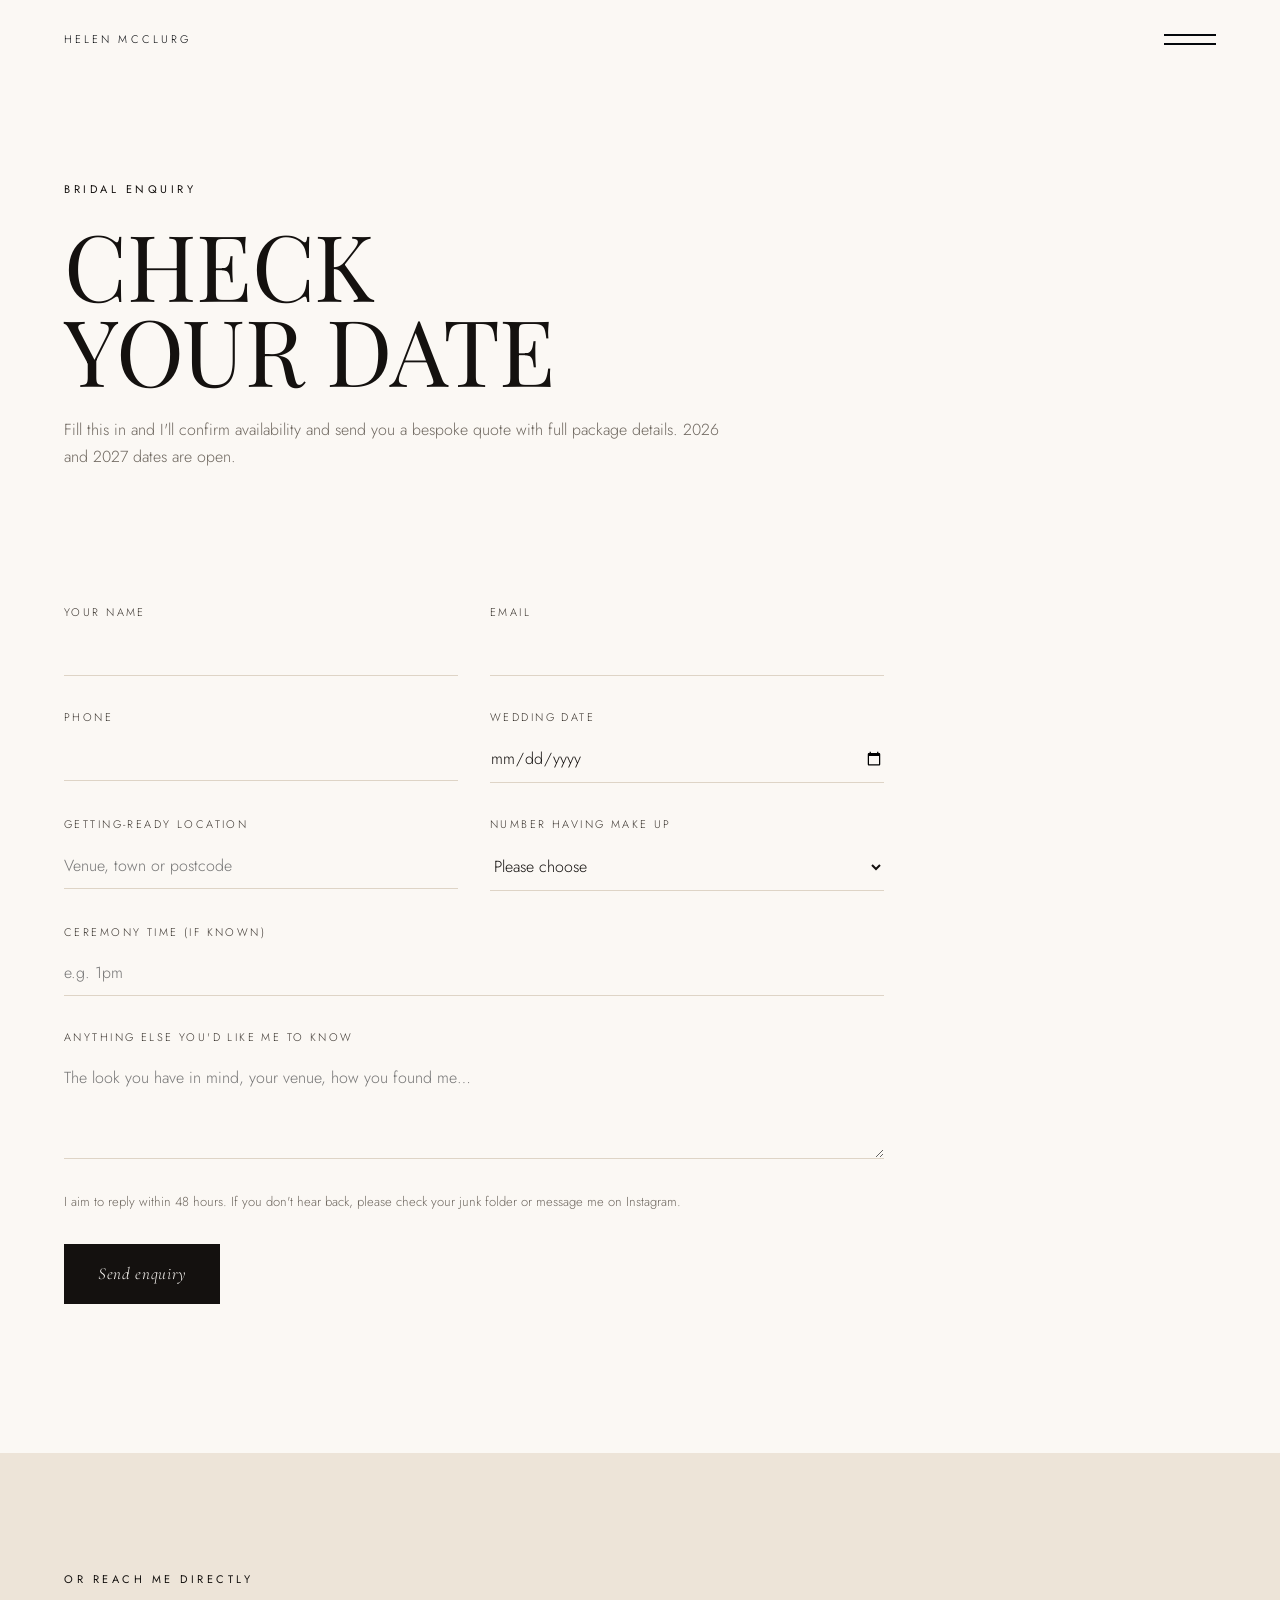
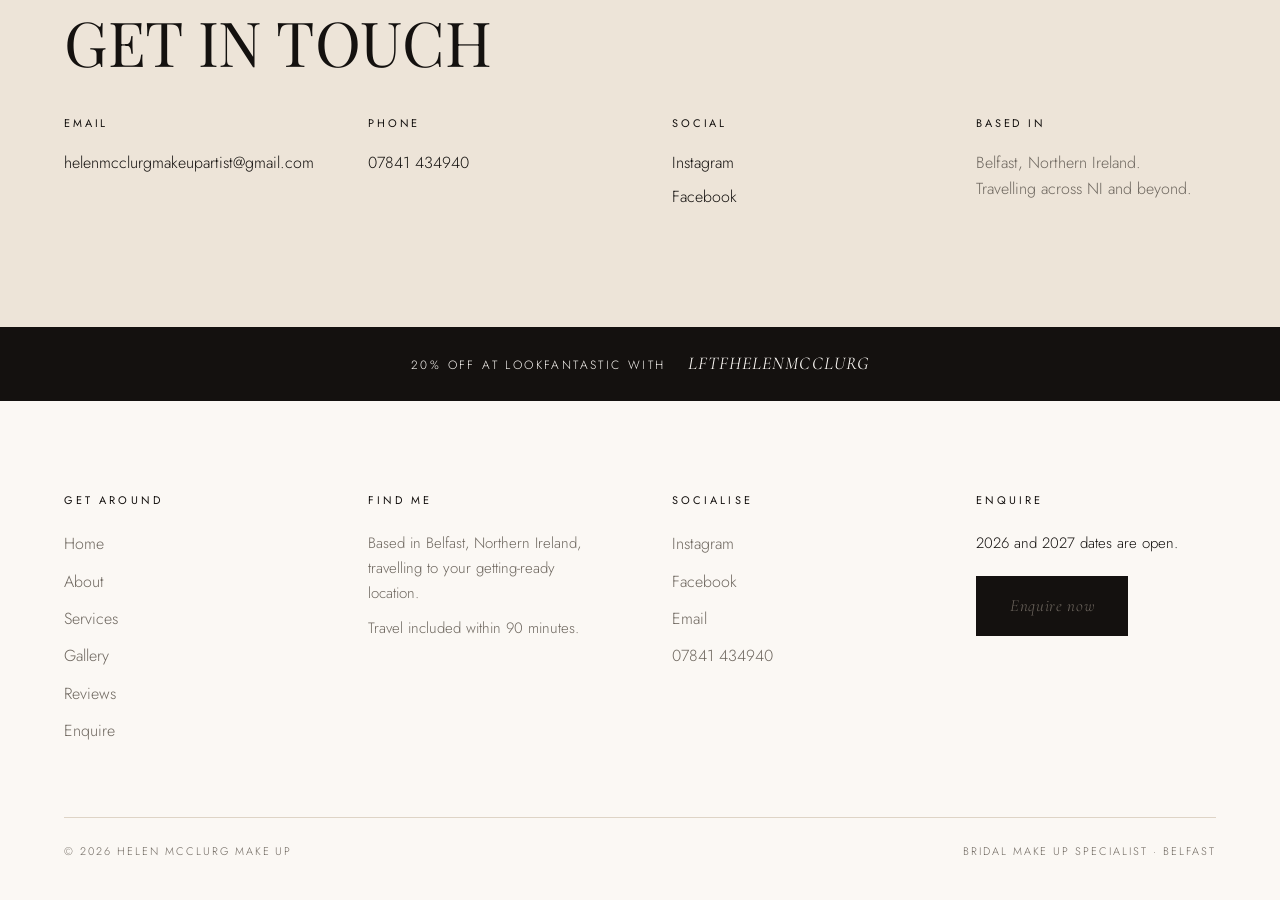
<file: enquire.html>
<!DOCTYPE html>
<html lang="en-GB">
<head>
<meta charset="utf-8">
<meta name="viewport" content="width=device-width, initial-scale=1">
<title>Check Your Wedding Date | Helen McClurg Bridal Make Up</title>
<meta name="description" content="Send your wedding date, getting-ready location and bridal party size for availability and a bespoke quote. Belfast-based, travelling across Northern Ireland.">
<link rel="preconnect" href="https://fonts.googleapis.com">
<link rel="preconnect" href="https://fonts.gstatic.com" crossorigin>
<link href="https://fonts.googleapis.com/css2?family=Cormorant+Garamond:wght@300;400;500&family=Playfair+Display:wght@400;500&family=Jost:wght@200;300;400;500&display=swap" rel="stylesheet">
<link rel="icon" href="favicon.ico" sizes="any">
<link rel="icon" href="favicon.svg" type="image/svg+xml">
<link rel="icon" href="favicon-32.png" type="image/png" sizes="32x32">
<link rel="icon" href="favicon-16.png" type="image/png" sizes="16x16">
<link rel="apple-touch-icon" href="apple-touch-icon.png">
<link rel="manifest" href="site.webmanifest">
<meta name="apple-mobile-web-app-title" content="Helen McClurg Bridal">
<meta name="format-detection" content="telephone=yes">
<link rel="stylesheet" href="assets/styles.css">
<link rel="canonical" href="https://helenmcclurgbridal.co.uk/enquire.html">
<meta property="og:type" content="website">
<meta property="og:site_name" content="Helen McClurg Make Up">
<meta property="og:title" content="Check Your Wedding Date | Helen McClurg Bridal Make Up">
<meta property="og:description" content="Send your wedding date, getting-ready location and bridal party size for availability and a bespoke quote. Belfast-based, travelling across Northern Ireland.">
<meta property="og:url" content="https://helenmcclurgbridal.co.uk/enquire.html">
<meta property="og:image:width" content="1200">
<meta property="og:image:height" content="630">
<meta name="twitter:image" content="https://helenmcclurgbridal.co.uk/images/share-card.jpg">
<meta property="og:image" content="https://helenmcclurgbridal.co.uk/images/share-card.jpg">
<meta property="og:locale" content="en_GB">
<meta name="twitter:card" content="summary_large_image">
<meta name="theme-color" content="#FBF8F4">
<meta name="robots" content="index, follow">
<script type="application/ld+json">{"@context":"https://schema.org","@type":"HealthAndBeautyBusiness","@id":"https://helenmcclurgbridal.co.uk/#business","name":"Helen McClurg Make Up","alternateName":"Helen McClurg Professional Makeup Artist","description":"Bridal make up specialist based in Belfast, Northern Ireland, with 18 years in the beauty industry including 13 years with MAC Cosmetics. Travels to your getting-ready location for the bride and bridal party.","url":"https://helenmcclurgbridal.co.uk/","image":"https://helenmcclurgbridal.co.uk/images/bridal-hero.jpg","telephone":"+44 7841 434940","email":"helenmcclurgmakeupartist@gmail.com","priceRange":"\u00a3\u00a3","address":{"@type":"PostalAddress","addressLocality":"Belfast","addressRegion":"Northern Ireland","addressCountry":"GB"},"areaServed":[{"@type":"AdministrativeArea","name":"Northern Ireland"},{"@type":"City","name":"Belfast"},{"@type":"City","name":"Bangor"},{"@type":"City","name":"Holywood"}],"sameAs":["https://www.instagram.com/helen_mcclurg_makeup","https://www.facebook.com/helenmcclurgmakeupartist"],"knowsAbout":["Bridal makeup","Wedding makeup","Bridal trials","Bridal party makeup","Long-lasting photograph-ready makeup"],"founder":{"@type":"Person","name":"Helen McClurg","jobTitle":"Bridal Make Up Specialist","knowsAbout":["Bridal makeup"],"alumniOf":{"@type":"Organization","name":"MAC Cosmetics"}},"makesOffer":[{"@type":"Offer","itemOffered":{"@type":"Service","name":"Bridal make up","description":"Wedding day make up for the bride, including a bridal trial and travel to your getting-ready location."}},{"@type":"Offer","itemOffered":{"@type":"Service","name":"Bridal party make up","description":"Individual make up looks for bridesmaids, mothers and the wider bridal party."}},{"@type":"Offer","itemOffered":{"@type":"Service","name":"Bridal trial","description":"A pre-wedding trial, usually two to three months before the wedding, to create and refine your bridal look."}}],"aggregateRating":{"@type":"AggregateRating","ratingValue":"5","reviewCount":"8","bestRating":"5"}}</script>
</head>
<body>

<!-- TOP BAR -->
<header class="topbar">
  <button class="burger" id="menuOpen" aria-expanded="false" aria-controls="menu" aria-label="Open menu">
    <i></i><i></i>
  </button>
  <a class="topbar__mark is-shown" id="topMark" href="index.html">Helen McClurg</a>
</header>

<!-- MENU -->
<nav class="menu" id="menu" aria-hidden="true" aria-label="Main">
  <div class="menu__head">
    <a class="menu__logo" href="index.html">Helen<br>McClurg<small>Bridal Make Up</small></a>
    <button class="menu__close" id="menuClose" aria-label="Close menu">
      <svg viewBox="0 0 44 44" aria-hidden="true"><line x1="4" y1="4" x2="40" y2="40"/><line x1="40" y1="4" x2="4" y2="40"/></svg>
    </button>
  </div>
  <div class="menu__nav">
    <a class="menu__item" href="index.html"><span class="menu__num">01.</span><span class="menu__label">Home</span></a>
    <a class="menu__item" href="about.html"><span class="menu__num">02.</span><span class="menu__label">About</span></a>
    <a class="menu__item" href="services.html"><span class="menu__num">03.</span><span class="menu__label">Services</span></a>
    <a class="menu__item" href="gallery.html"><span class="menu__num">04.</span><span class="menu__label">Gallery</span></a>
    <a class="menu__item" href="testimonials.html"><span class="menu__num">05.</span><span class="menu__label">Reviews</span></a>
    <a class="menu__item" href="enquire.html"><span class="menu__num">06.</span><span class="menu__label">Enquire</span></a>
  </div>
  <div class="menu__foot">
    <a href="https://www.instagram.com/helen_mcclurg_makeup" target="_blank" rel="noopener">Instagram</a>
    <a href="https://www.facebook.com/helenmcclurgmakeupartist" target="_blank" rel="noopener">Facebook</a>
    <a href="mailto:helenmcclurgmakeupartist@gmail.com">Email</a>
    <a href="tel:+447841434940">07841 434940</a>
  </div>
</nav>

<main>

  <header class="page-top">
    <p class="eyebrow">Bridal enquiry</p>
    <h1 class="display display--lg">Check<br>your date</h1>
    <p class="page-top__lede">Fill this in and I'll confirm availability and send you a bespoke quote with full package details. 2026 and 2027 dates are open.</p>
  </header>

  <section class="textblock textblock--tight">
    <form class="form" id="enquiryForm" novalidate>
      <div class="field">
        <label for="f-name">Your name</label>
        <input id="f-name" name="name" type="text" autocomplete="name" required>
      </div>
      <div class="field">
        <label for="f-email">Email</label>
        <input id="f-email" name="email" type="email" autocomplete="email" required>
      </div>
      <div class="field">
        <label for="f-phone">Phone</label>
        <input id="f-phone" name="phone" type="tel" autocomplete="tel">
      </div>
      <div class="field">
        <label for="f-date">Wedding date</label>
        <input id="f-date" name="date" type="date" required>
      </div>
      <div class="field">
        <label for="f-location">Getting-ready location</label>
        <input id="f-location" name="location" type="text" placeholder="Venue, town or postcode" required>
      </div>
      <div class="field">
        <label for="f-party">Number having make up</label>
        <select id="f-party" name="party" required>
          <option value="">Please choose</option>
          <option>Bride only</option>
          <option>Bride + 1&ndash;2</option>
          <option>Bride + 3&ndash;4</option>
          <option>Bride + 5&ndash;6</option>
          <option>Bride + 7 or more</option>
        </select>
      </div>
      <div class="field field--wide">
        <label for="f-ceremony">Ceremony time (if known)</label>
        <input id="f-ceremony" name="ceremony" type="text" placeholder="e.g. 1pm">
      </div>
      <div class="field field--wide">
        <label for="f-message">Anything else you'd like me to know</label>
        <textarea id="f-message" name="message" placeholder="The look you have in mind, your venue, how you found me&hellip;"></textarea>
      </div>
      <p class="form__note">I aim to reply within 48 hours. If you don't hear back, please check your junk folder or message me on Instagram.</p>
      <button class="btn form__submit" type="submit">Send enquiry</button>
      <p class="form__status" id="formStatus" role="status"></p>
    </form>
  </section>

  <section class="textblock textblock--oat reveal">
    <p class="eyebrow">Or reach me directly</p>
    <h2 class="display display--md">Get in touch</h2>
    <div class="footer__grid" style="margin-top:44px">
      <div>
        <h5 class="mini-head">Email</h5>
        <p style="margin:0"><a href="mailto:helenmcclurgmakeupartist@gmail.com" style="text-decoration:none">helenmcclurgmakeupartist@gmail.com</a></p>
      </div>
      <div>
        <h5 class="mini-head">Phone</h5>
        <p style="margin:0"><a href="tel:+447841434940" style="text-decoration:none">07841 434940</a></p>
      </div>
      <div>
        <h5 class="mini-head">Social</h5>
        <p style="margin:0 0 8px"><a href="https://www.instagram.com/helen_mcclurg_makeup" target="_blank" rel="noopener" style="text-decoration:none">Instagram</a></p>
        <p style="margin:0"><a href="https://www.facebook.com/helenmcclurgmakeupartist" target="_blank" rel="noopener" style="text-decoration:none">Facebook</a></p>
      </div>
      <div>
        <h5 class="mini-head">Based in</h5>
        <p style="margin:0;color:var(--stone)">Belfast, Northern Ireland.<br>Travelling across NI and beyond.</p>
      </div>
    </div>
  </section>
</main>

<aside class="promo">
  <span>20% off at LookFantastic with</span>
  <b>LFTFHELENMCCLURG</b>
</aside>

<footer class="footer">
  <div class="footer__grid">
    <div>
      <h5>Get around</h5>
      <ul>
        <li><a href="index.html">Home</a></li>
        <li><a href="about.html">About</a></li>
        <li><a href="services.html">Services</a></li>
        <li><a href="gallery.html">Gallery</a></li>
        <li><a href="testimonials.html">Reviews</a></li>
        <li><a href="enquire.html">Enquire</a></li>
      </ul>
    </div>
    <div>
      <h5>Find me</h5>
      <p>Based in Belfast, Northern Ireland, travelling to your getting-ready location.</p>
      <p>Travel included within 90 minutes.</p>
    </div>
    <div>
      <h5>Socialise</h5>
      <ul>
        <li><a href="https://www.instagram.com/helen_mcclurg_makeup" target="_blank" rel="noopener">Instagram</a></li>
        <li><a href="https://www.facebook.com/helenmcclurgmakeupartist" target="_blank" rel="noopener">Facebook</a></li>
        <li><a href="mailto:helenmcclurgmakeupartist@gmail.com">Email</a></li>
        <li><a href="tel:+447841434940">07841 434940</a></li>
      </ul>
    </div>
    <div class="footer__enquire">
      <h5>Enquire</h5>
      <p>2026 and 2027 dates are open.</p>
      <a class="btn" href="enquire.html">Enquire now</a>
    </div>
  </div>
  <div class="footer__base">
    <span>&copy; <span id="year"></span> Helen McClurg Make Up</span>
    <span>Bridal Make Up Specialist &middot; Belfast</span>
  </div>
</footer>

<script src="assets/content.js"></script>
<script src="assets/site.js"></script>
</body>
</html>
</file>
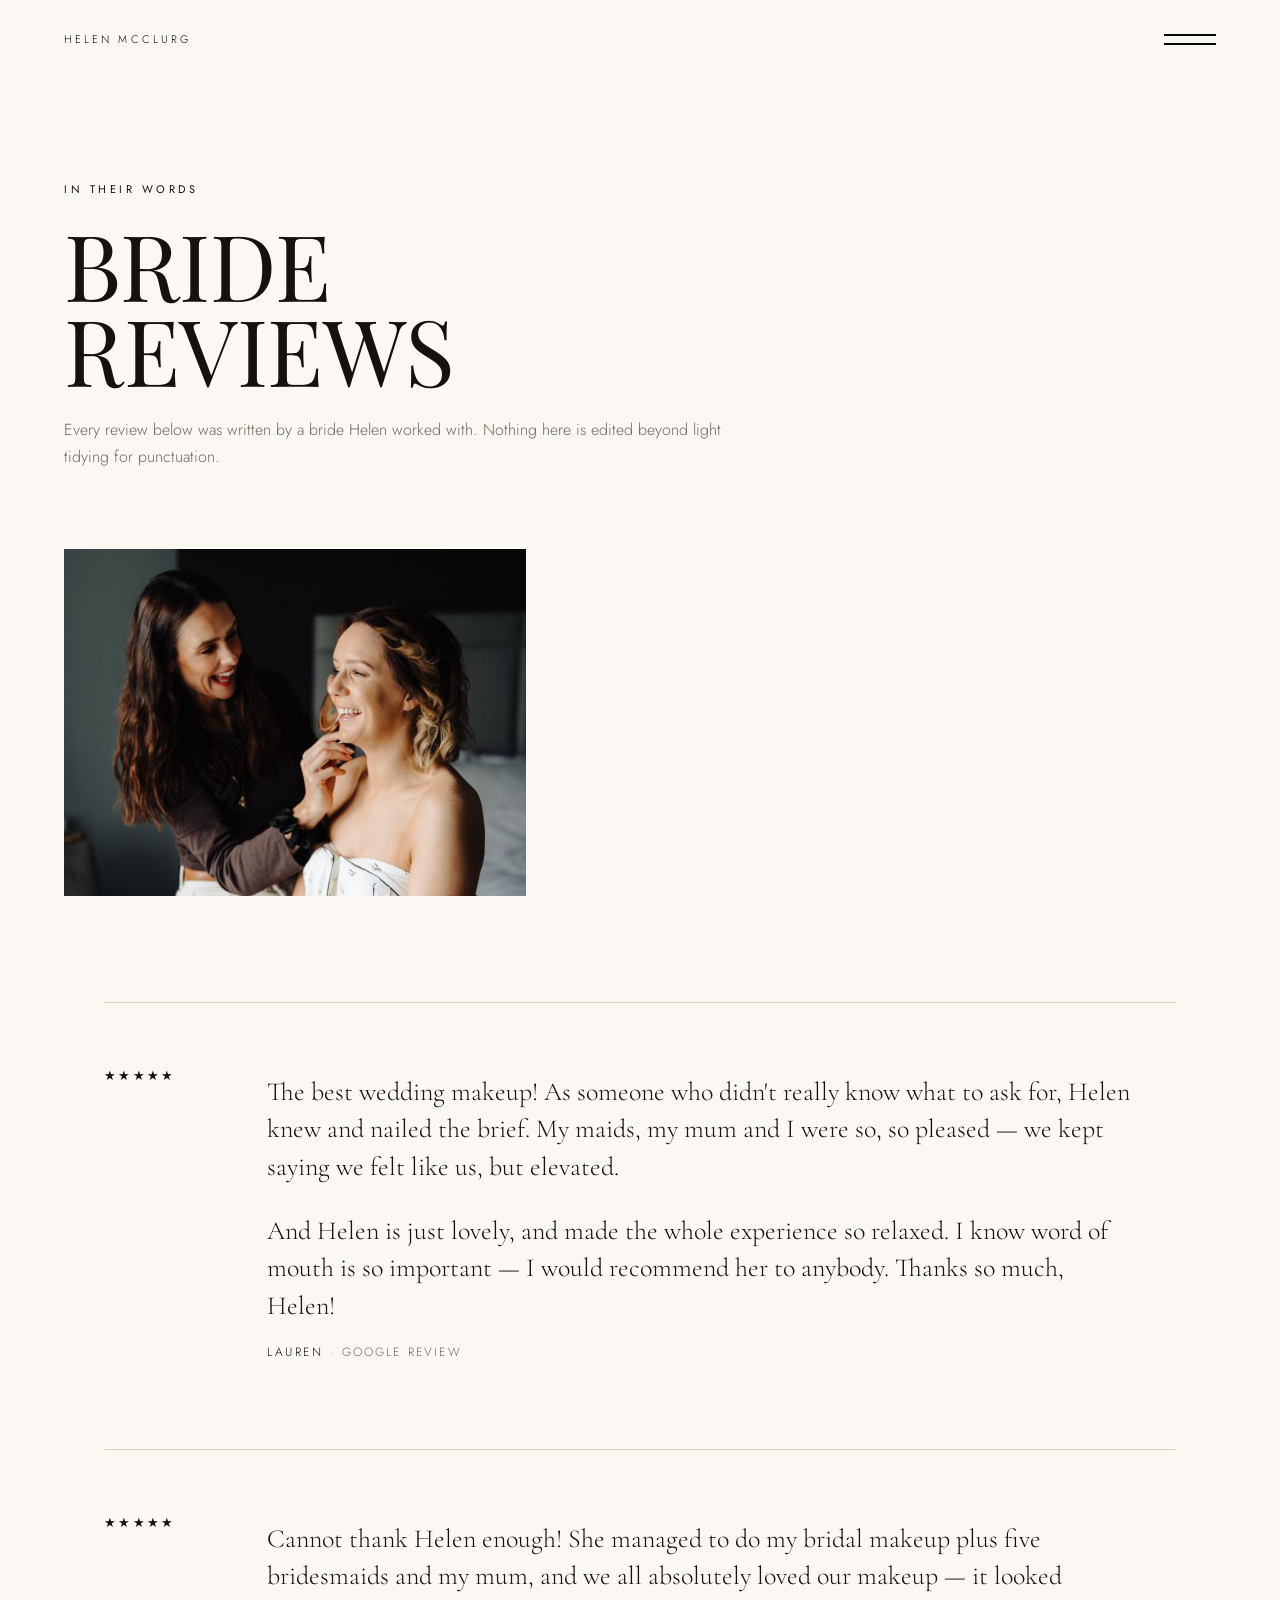
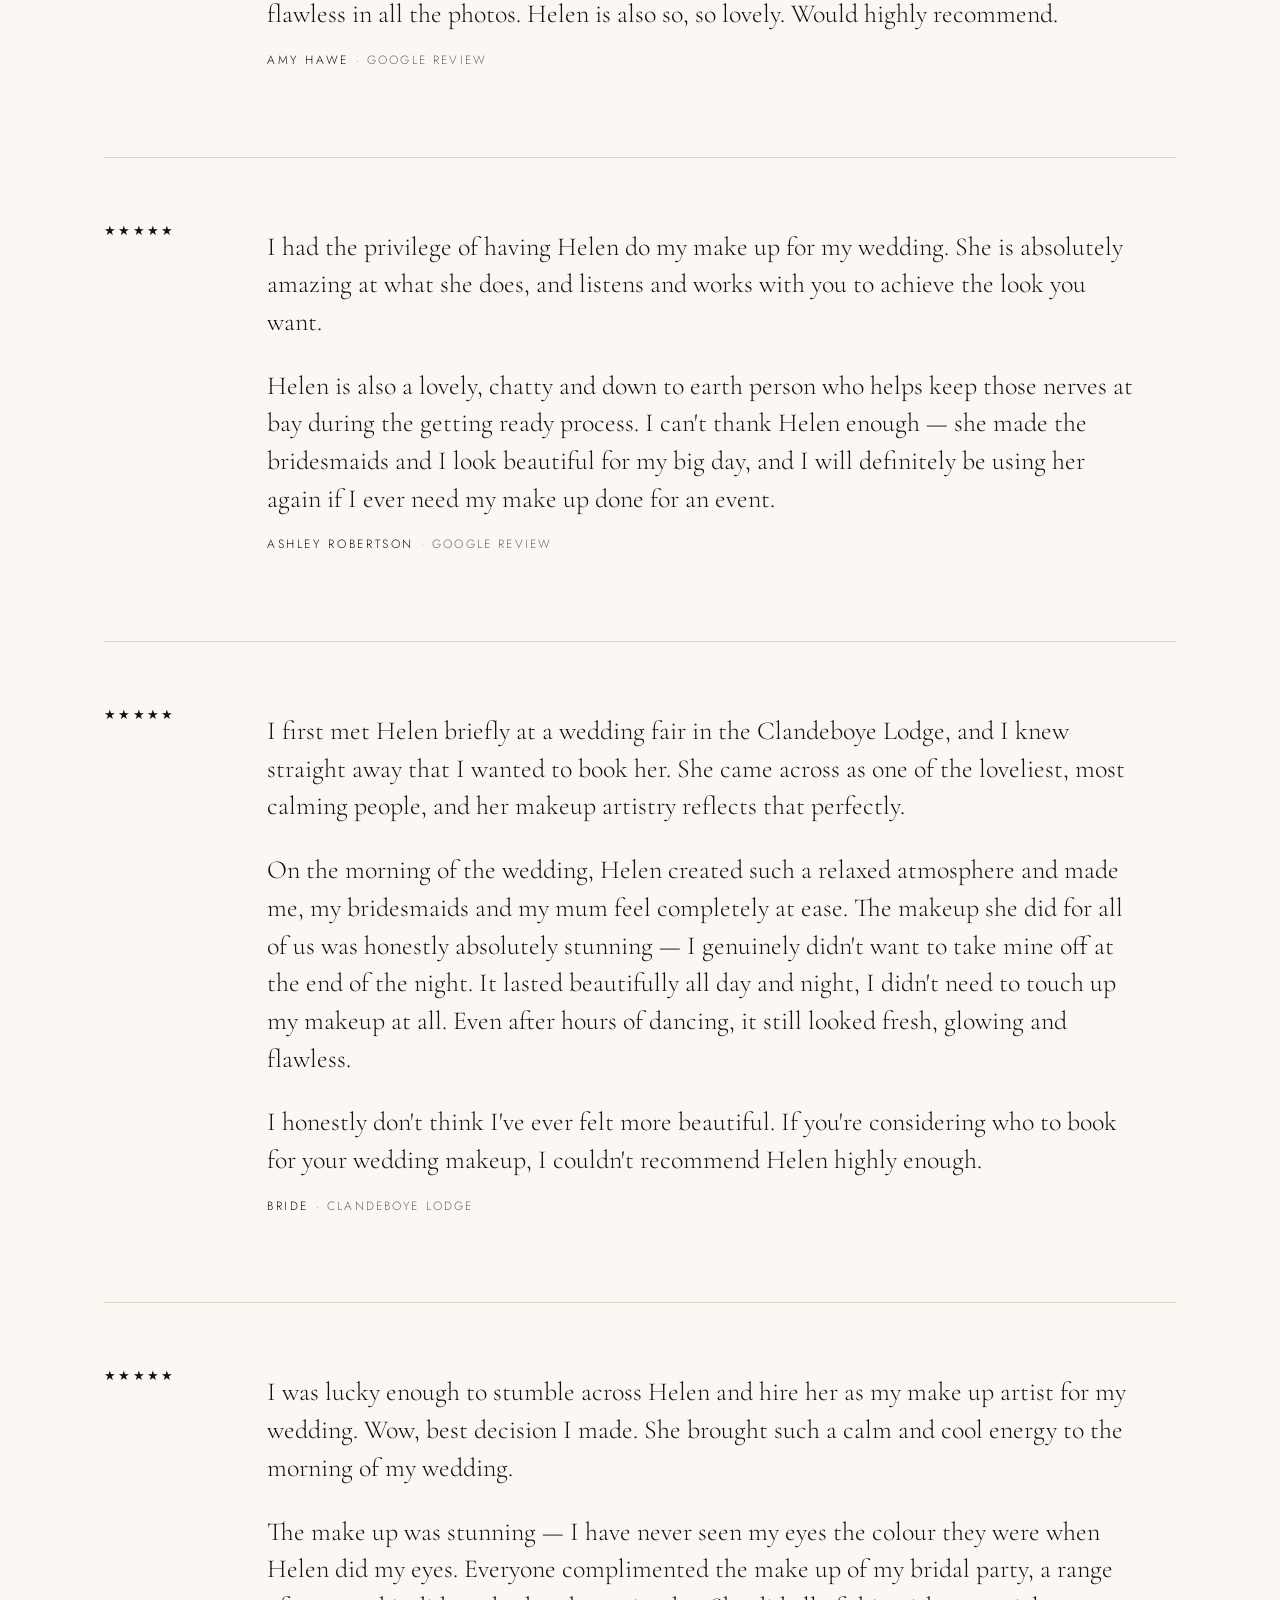
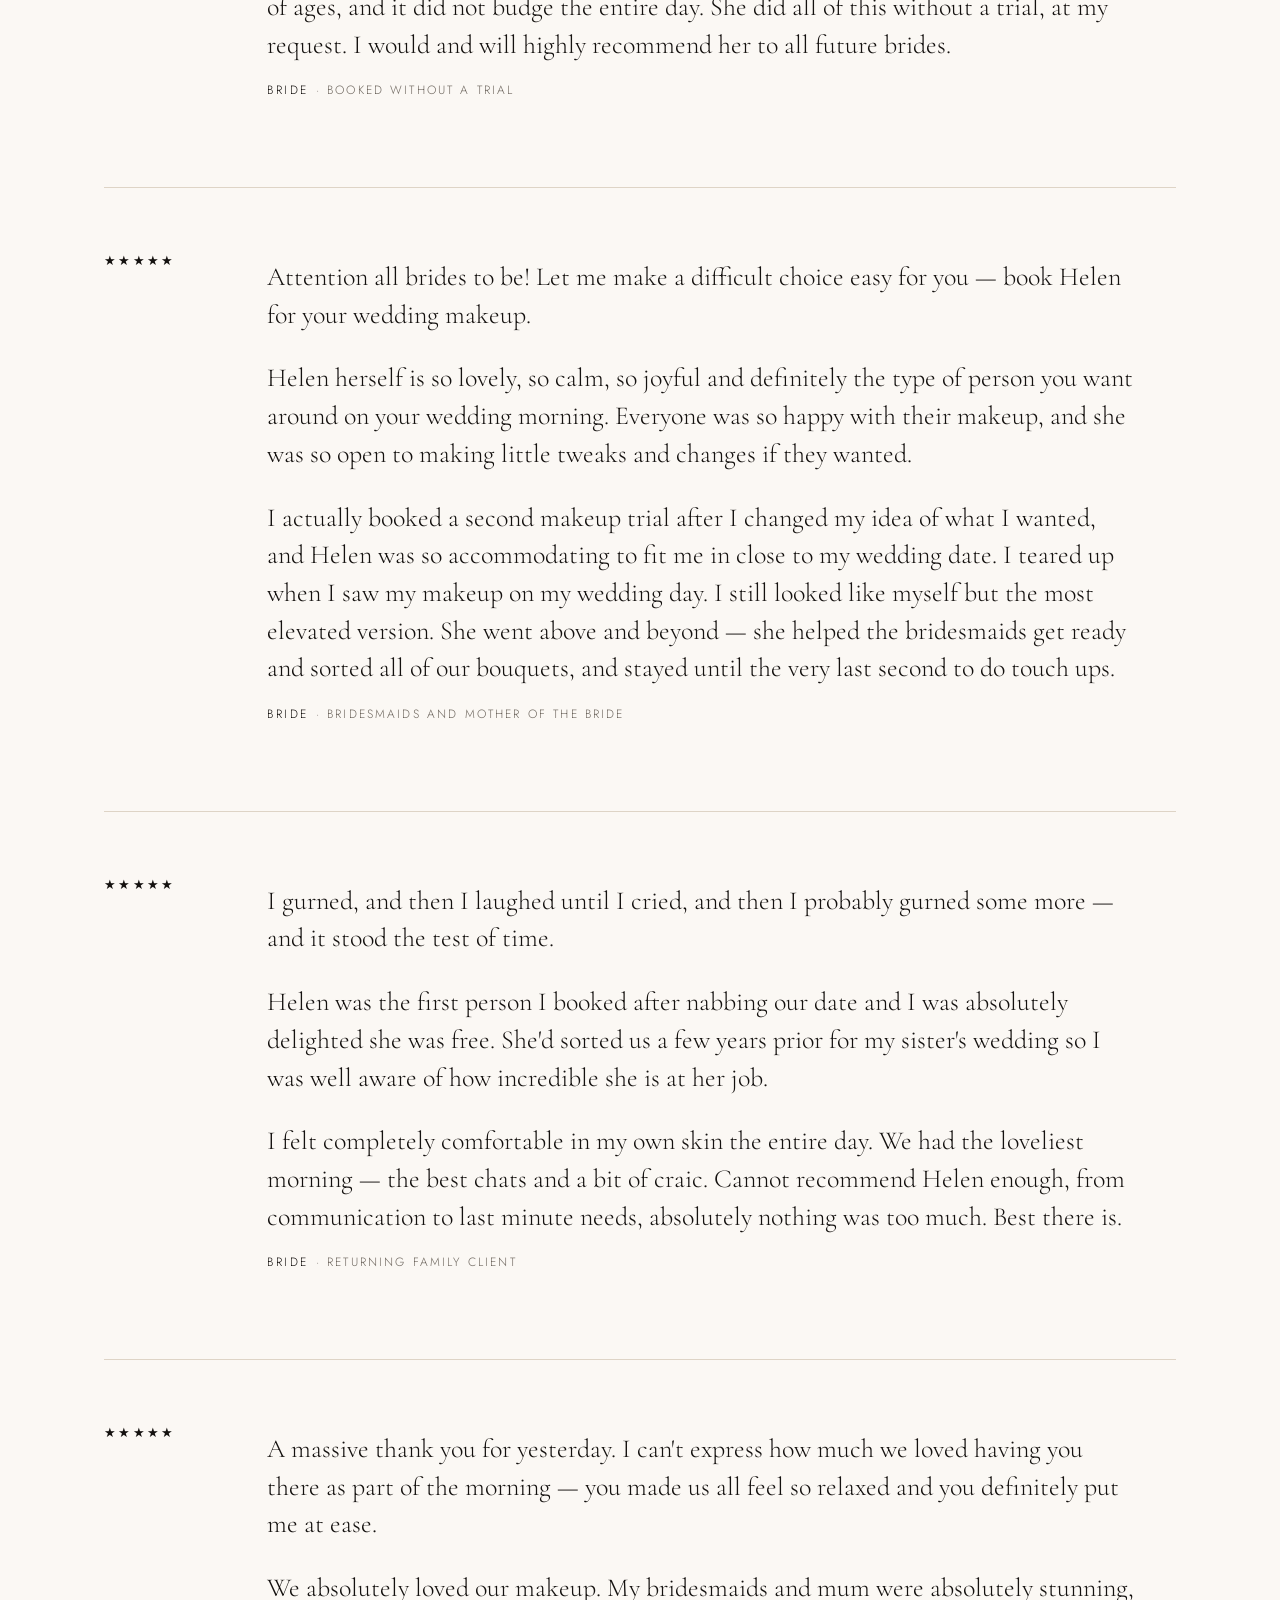
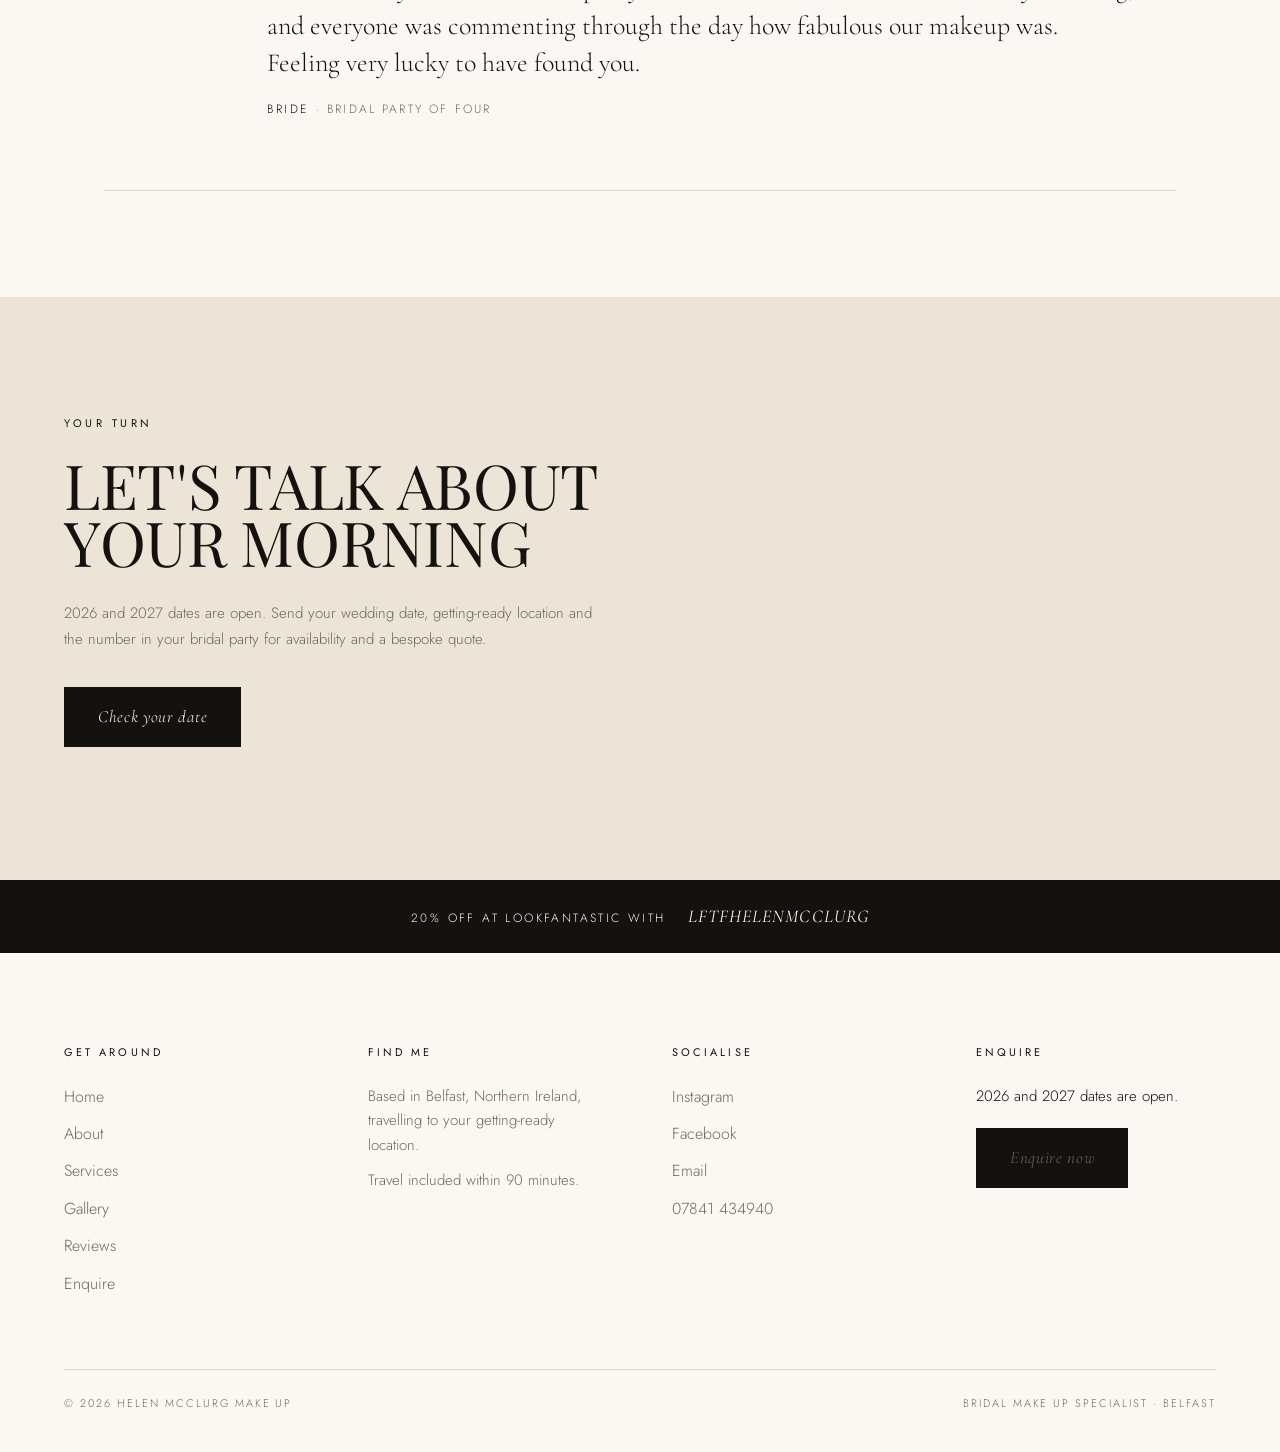
<file: HMBtestimonials.html>
<!DOCTYPE html>
<html lang="en-GB">
<head>
<meta charset="utf-8">
<meta name="viewport" content="width=device-width, initial-scale=1">
<title>Bride Reviews | Helen McClurg Bridal Make Up, Belfast</title>
<meta name="description" content="What Helen McClurg’s brides say about their wedding morning: calm, long-lasting, photograph-ready bridal makeup across Northern Ireland.">
<link rel="preconnect" href="https://fonts.googleapis.com">
<link rel="preconnect" href="https://fonts.gstatic.com" crossorigin>
<link href="https://fonts.googleapis.com/css2?family=Cormorant+Garamond:wght@300;400;500&family=Playfair+Display:wght@400;500&family=Jost:wght@200;300;400;500&display=swap" rel="stylesheet">
<link rel="icon" href="favicon.ico" sizes="any">
<link rel="icon" href="favicon.svg" type="image/svg+xml">
<link rel="icon" href="favicon-32.png" type="image/png" sizes="32x32">
<link rel="icon" href="favicon-16.png" type="image/png" sizes="16x16">
<link rel="apple-touch-icon" href="apple-touch-icon.png">
<link rel="manifest" href="site.webmanifest">
<meta name="apple-mobile-web-app-title" content="Helen McClurg Bridal">
<meta name="format-detection" content="telephone=yes">
<link rel="stylesheet" href="assets/styles.css">
<link rel="canonical" href="https://helenmcclurgbridal.co.uk/testimonials.html">
<meta property="og:type" content="website">
<meta property="og:site_name" content="Helen McClurg Make Up">
<meta property="og:title" content="Bride Reviews | Helen McClurg Bridal Make Up, Belfast">
<meta property="og:description" content="What Helen McClurg’s brides say about their wedding morning: calm, long-lasting, photograph-ready bridal makeup across Northern Ireland.">
<meta property="og:url" content="https://helenmcclurgbridal.co.uk/testimonials.html">
<meta property="og:image:width" content="1200">
<meta property="og:image:height" content="630">
<meta name="twitter:image" content="https://helenmcclurgbridal.co.uk/images/share-card.jpg">
<meta property="og:image" content="https://helenmcclurgbridal.co.uk/images/share-card.jpg">
<meta property="og:locale" content="en_GB">
<meta name="twitter:card" content="summary_large_image">
<meta name="theme-color" content="#FBF8F4">
<meta name="robots" content="index, follow">
<script type="application/ld+json">{"@context":"https://schema.org","@type":"HealthAndBeautyBusiness","@id":"https://helenmcclurgbridal.co.uk/#business","name":"Helen McClurg Make Up","alternateName":"Helen McClurg Professional Makeup Artist","description":"Bridal make up specialist based in Belfast, Northern Ireland, with 18 years in the beauty industry including 13 years with MAC Cosmetics. Travels to your getting-ready location for the bride and bridal party.","url":"https://helenmcclurgbridal.co.uk/","image":"https://helenmcclurgbridal.co.uk/images/bridal-hero.jpg","telephone":"+44 7841 434940","email":"helenmcclurgmakeupartist@gmail.com","priceRange":"\u00a3\u00a3","address":{"@type":"PostalAddress","addressLocality":"Belfast","addressRegion":"Northern Ireland","addressCountry":"GB"},"areaServed":[{"@type":"AdministrativeArea","name":"Northern Ireland"},{"@type":"City","name":"Belfast"},{"@type":"City","name":"Bangor"},{"@type":"City","name":"Holywood"}],"sameAs":["https://www.instagram.com/helen_mcclurg_makeup","https://www.facebook.com/helenmcclurgmakeupartist"],"knowsAbout":["Bridal makeup","Wedding makeup","Bridal trials","Bridal party makeup","Long-lasting photograph-ready makeup"],"founder":{"@type":"Person","name":"Helen McClurg","jobTitle":"Bridal Make Up Specialist","knowsAbout":["Bridal makeup"],"alumniOf":{"@type":"Organization","name":"MAC Cosmetics"}},"makesOffer":[{"@type":"Offer","itemOffered":{"@type":"Service","name":"Bridal make up","description":"Wedding day make up for the bride, including a bridal trial and travel to your getting-ready location."}},{"@type":"Offer","itemOffered":{"@type":"Service","name":"Bridal party make up","description":"Individual make up looks for bridesmaids, mothers and the wider bridal party."}},{"@type":"Offer","itemOffered":{"@type":"Service","name":"Bridal trial","description":"A pre-wedding trial, usually two to three months before the wedding, to create and refine your bridal look."}}],"aggregateRating":{"@type":"AggregateRating","ratingValue":"5","reviewCount":"8","bestRating":"5"}}</script>
<script type="application/ld+json">{"@context":"https://schema.org","@type":"HealthAndBeautyBusiness","name":"Helen McClurg Make Up","@id":"https://helenmcclurgbridal.co.uk/#business","aggregateRating":{"@type":"AggregateRating","ratingValue":"5","reviewCount":"8","bestRating":"5"}}</script>
</head>
<body>

<!-- TOP BAR -->
<header class="topbar">
  <button class="burger" id="menuOpen" aria-expanded="false" aria-controls="menu" aria-label="Open menu">
    <i></i><i></i>
  </button>
  <a class="topbar__mark is-shown" id="topMark" href="index.html">Helen McClurg</a>
</header>

<!-- MENU -->
<nav class="menu" id="menu" aria-hidden="true" aria-label="Main">
  <div class="menu__head">
    <a class="menu__logo" href="index.html">Helen<br>McClurg<small>Bridal Make Up</small></a>
    <button class="menu__close" id="menuClose" aria-label="Close menu">
      <svg viewBox="0 0 44 44" aria-hidden="true"><line x1="4" y1="4" x2="40" y2="40"/><line x1="40" y1="4" x2="4" y2="40"/></svg>
    </button>
  </div>
  <div class="menu__nav">
    <a class="menu__item" href="index.html"><span class="menu__num">01.</span><span class="menu__label">Home</span></a>
    <a class="menu__item" href="about.html"><span class="menu__num">02.</span><span class="menu__label">About</span></a>
    <a class="menu__item" href="services.html"><span class="menu__num">03.</span><span class="menu__label">Services</span></a>
    <a class="menu__item" href="gallery.html"><span class="menu__num">04.</span><span class="menu__label">Gallery</span></a>
    <a class="menu__item" href="testimonials.html"><span class="menu__num">05.</span><span class="menu__label">Reviews</span></a>
    <a class="menu__item" href="enquire.html"><span class="menu__num">06.</span><span class="menu__label">Enquire</span></a>
  </div>
  <div class="menu__foot">
    <a href="https://www.instagram.com/helen_mcclurg_makeup" target="_blank" rel="noopener">Instagram</a>
    <a href="https://www.facebook.com/helenmcclurgmakeupartist" target="_blank" rel="noopener">Facebook</a>
    <a href="mailto:helenmcclurgmakeupartist@gmail.com">Email</a>
    <a href="tel:+447841434940">07841 434940</a>
  </div>
</nav>

<main>
  <header class="page-top">
    <p class="eyebrow">In their words</p>
    <h1 class="display display--lg">Bride<br>Reviews</h1>
    <p class="page-top__lede">Every review below was written by a bride Helen worked with. Nothing here is edited beyond light tidying for punctuation.</p>
  </header>

  <section class="stagger stagger--tight">
    <div class="stagger__grid">
      <div data-slot="quotes-01" data-ratio="4/3"></div>
    </div>
  </section>

  <section class="quotes reveal" id="quotes"></section>

  <section class="textblock textblock--oat reveal">
    <p class="eyebrow">Your turn</p>
    <h2 class="display display--md" style="max-width:16ch">Let's talk about<br>your morning</h2>
    <div class="body-copy" style="margin-top:30px">
      <p>2026 and 2027 dates are open. Send your wedding date, getting-ready location and the number in your bridal party for availability and a bespoke quote.</p>
    </div>
    <p style="margin-top:34px"><a class="btn" href="enquire.html">Check your date</a></p>
  </section>
</main>

<aside class="promo">
  <span>20% off at LookFantastic with</span>
  <b>LFTFHELENMCCLURG</b>
</aside>

<footer class="footer">
  <div class="footer__grid">
    <div>
      <h5>Get around</h5>
      <ul>
        <li><a href="index.html">Home</a></li>
        <li><a href="about.html">About</a></li>
        <li><a href="services.html">Services</a></li>
        <li><a href="gallery.html">Gallery</a></li>
        <li><a href="testimonials.html">Reviews</a></li>
        <li><a href="enquire.html">Enquire</a></li>
      </ul>
    </div>
    <div>
      <h5>Find me</h5>
      <p>Based in Belfast, Northern Ireland, travelling to your getting-ready location.</p>
      <p>Travel included within 90 minutes.</p>
    </div>
    <div>
      <h5>Socialise</h5>
      <ul>
        <li><a href="https://www.instagram.com/helen_mcclurg_makeup" target="_blank" rel="noopener">Instagram</a></li>
        <li><a href="https://www.facebook.com/helenmcclurgmakeupartist" target="_blank" rel="noopener">Facebook</a></li>
        <li><a href="mailto:helenmcclurgmakeupartist@gmail.com">Email</a></li>
        <li><a href="tel:+447841434940">07841 434940</a></li>
      </ul>
    </div>
    <div class="footer__enquire">
      <h5>Enquire</h5>
      <p>2026 and 2027 dates are open.</p>
      <a class="btn" href="enquire.html">Enquire now</a>
    </div>
  </div>
  <div class="footer__base">
    <span>&copy; <span id="year"></span> Helen McClurg Make Up</span>
    <span>Bridal Make Up Specialist &middot; Belfast</span>
  </div>
</footer>

<script src="assets/content.js"></script>
<script src="assets/site.js"></script>
</body>
</html>
</file>
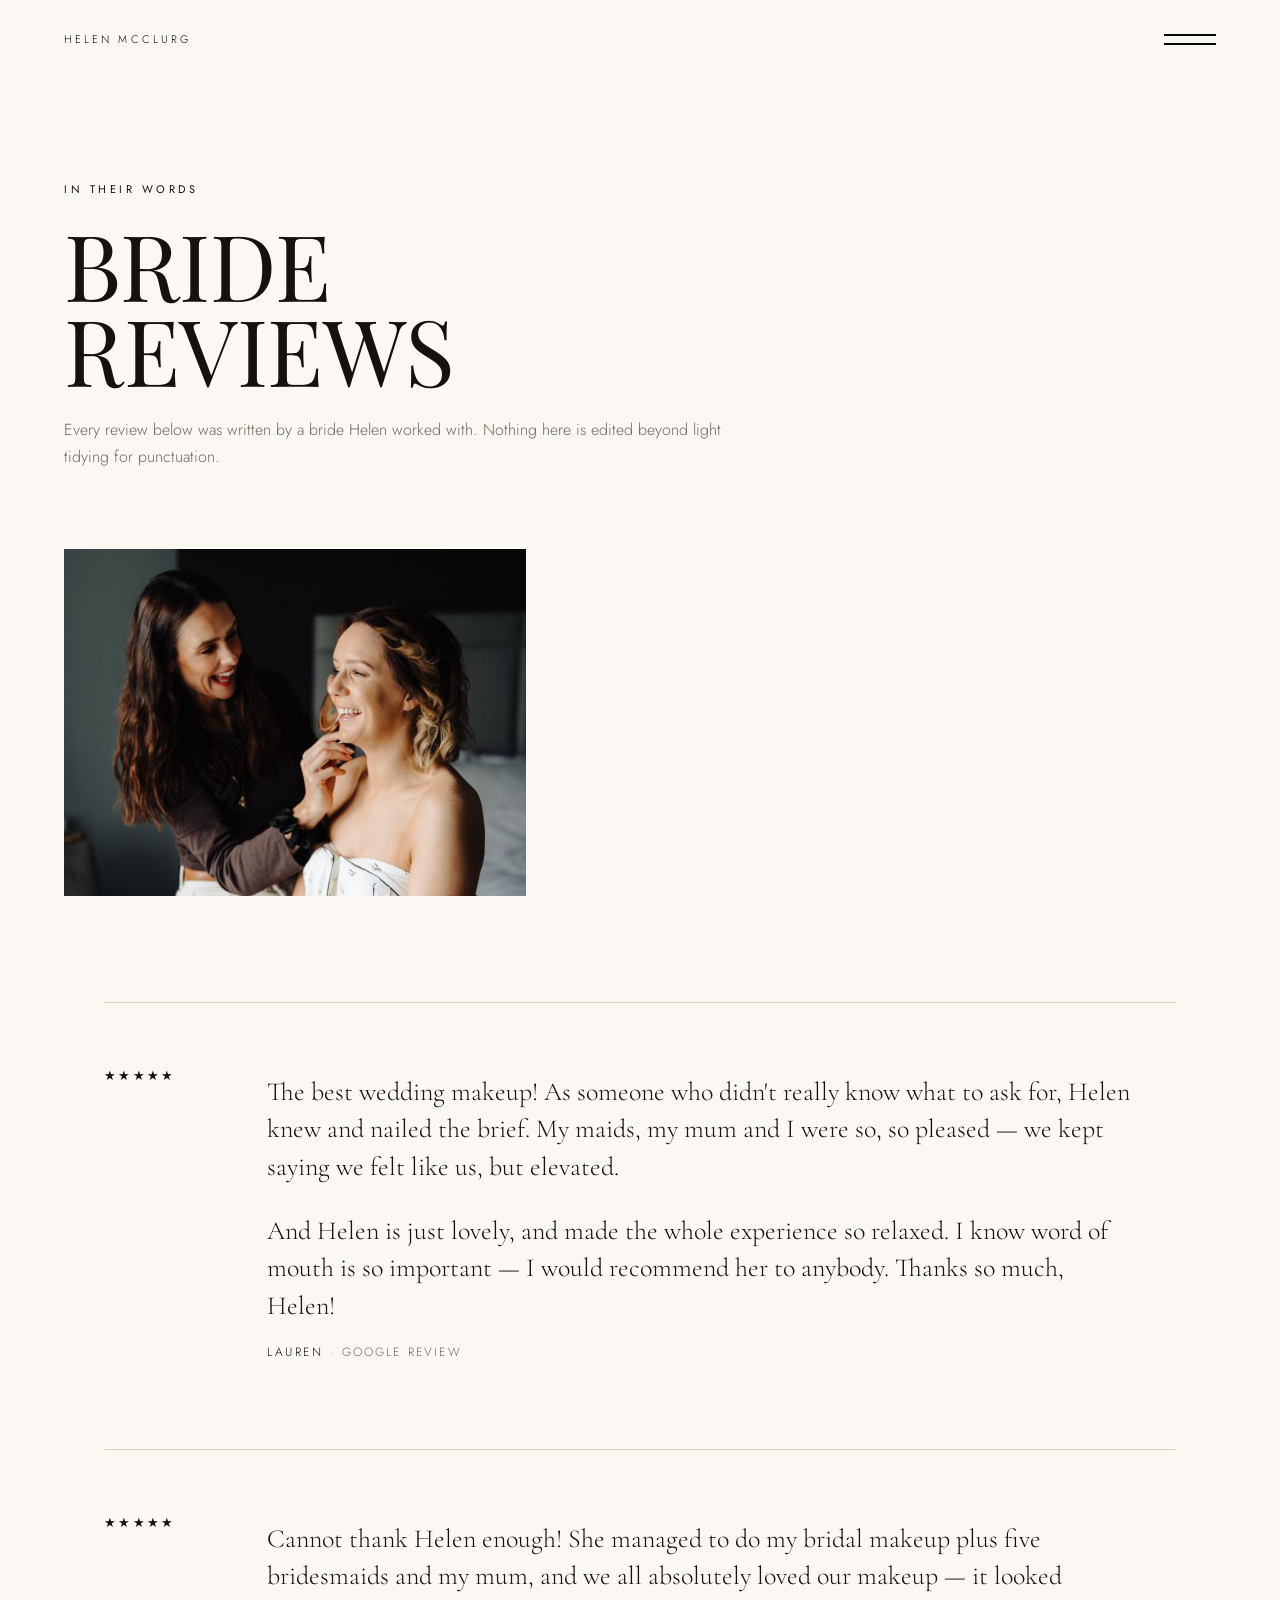
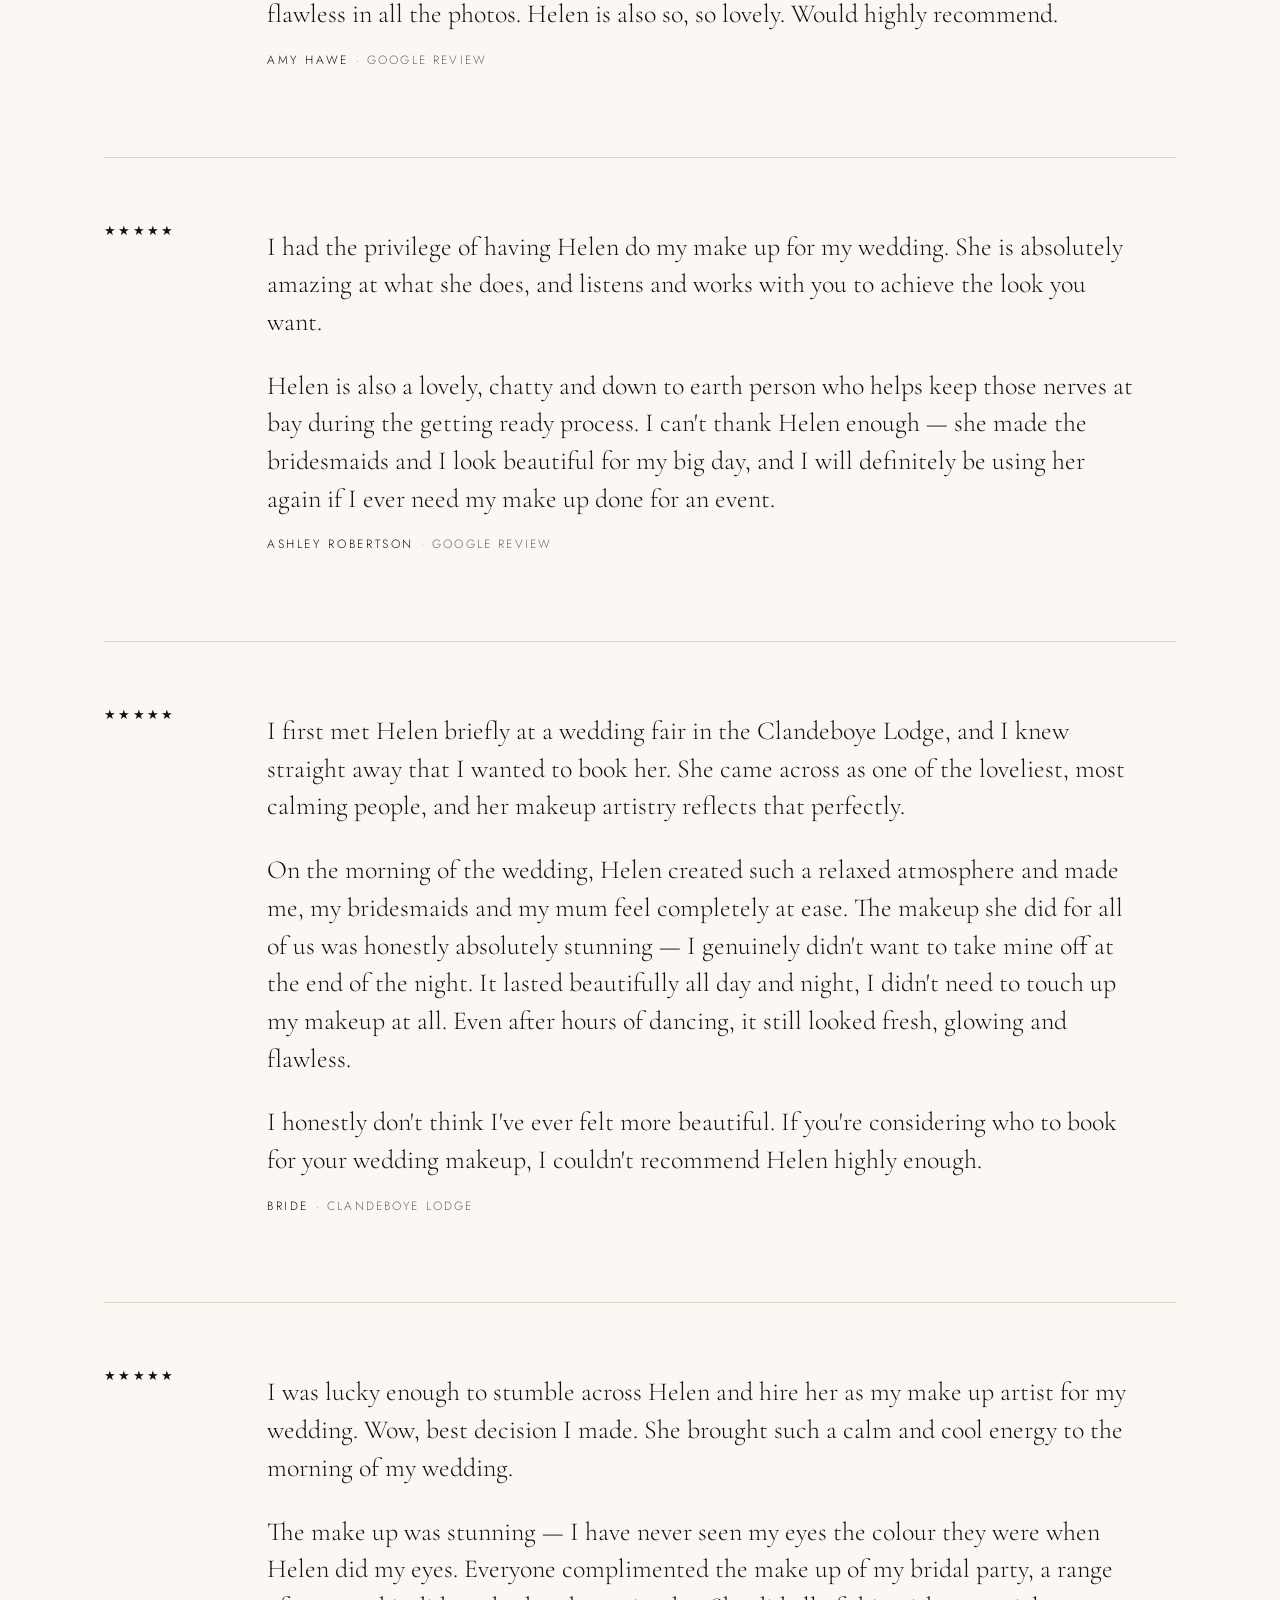
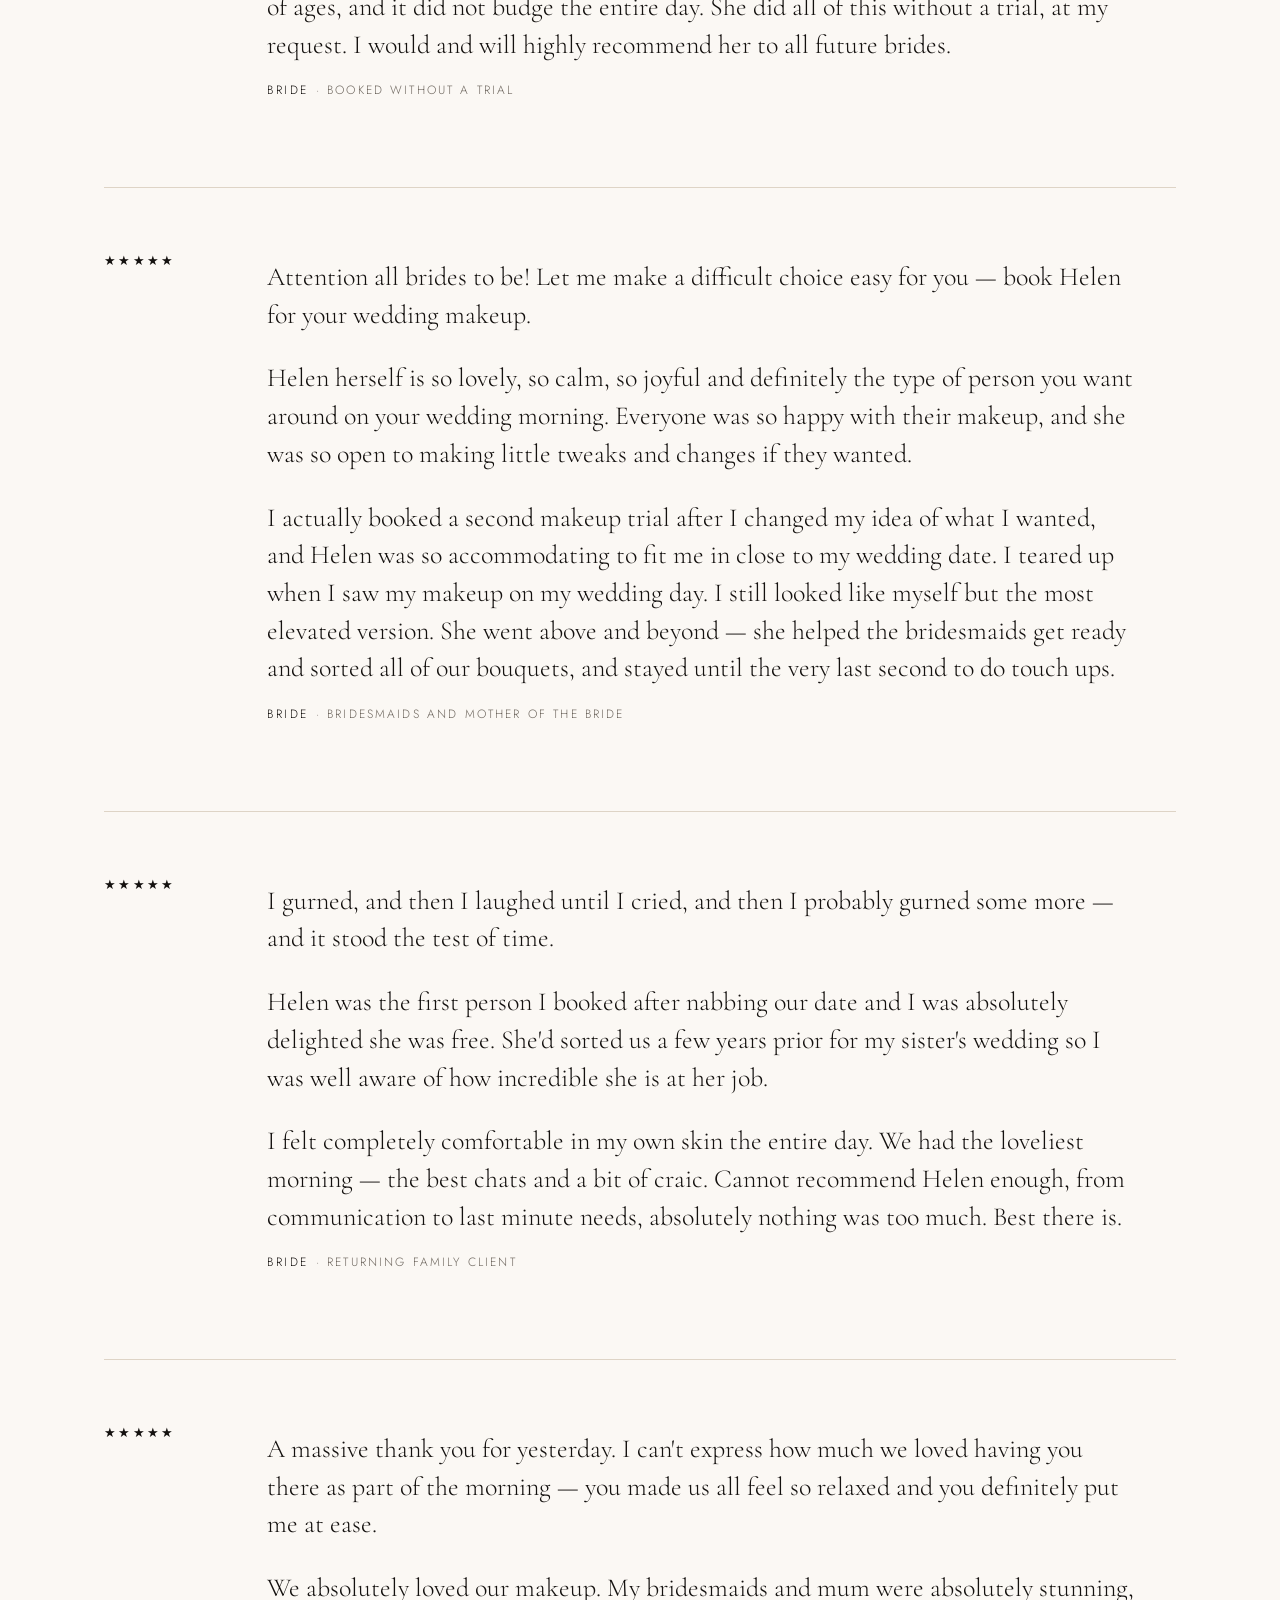
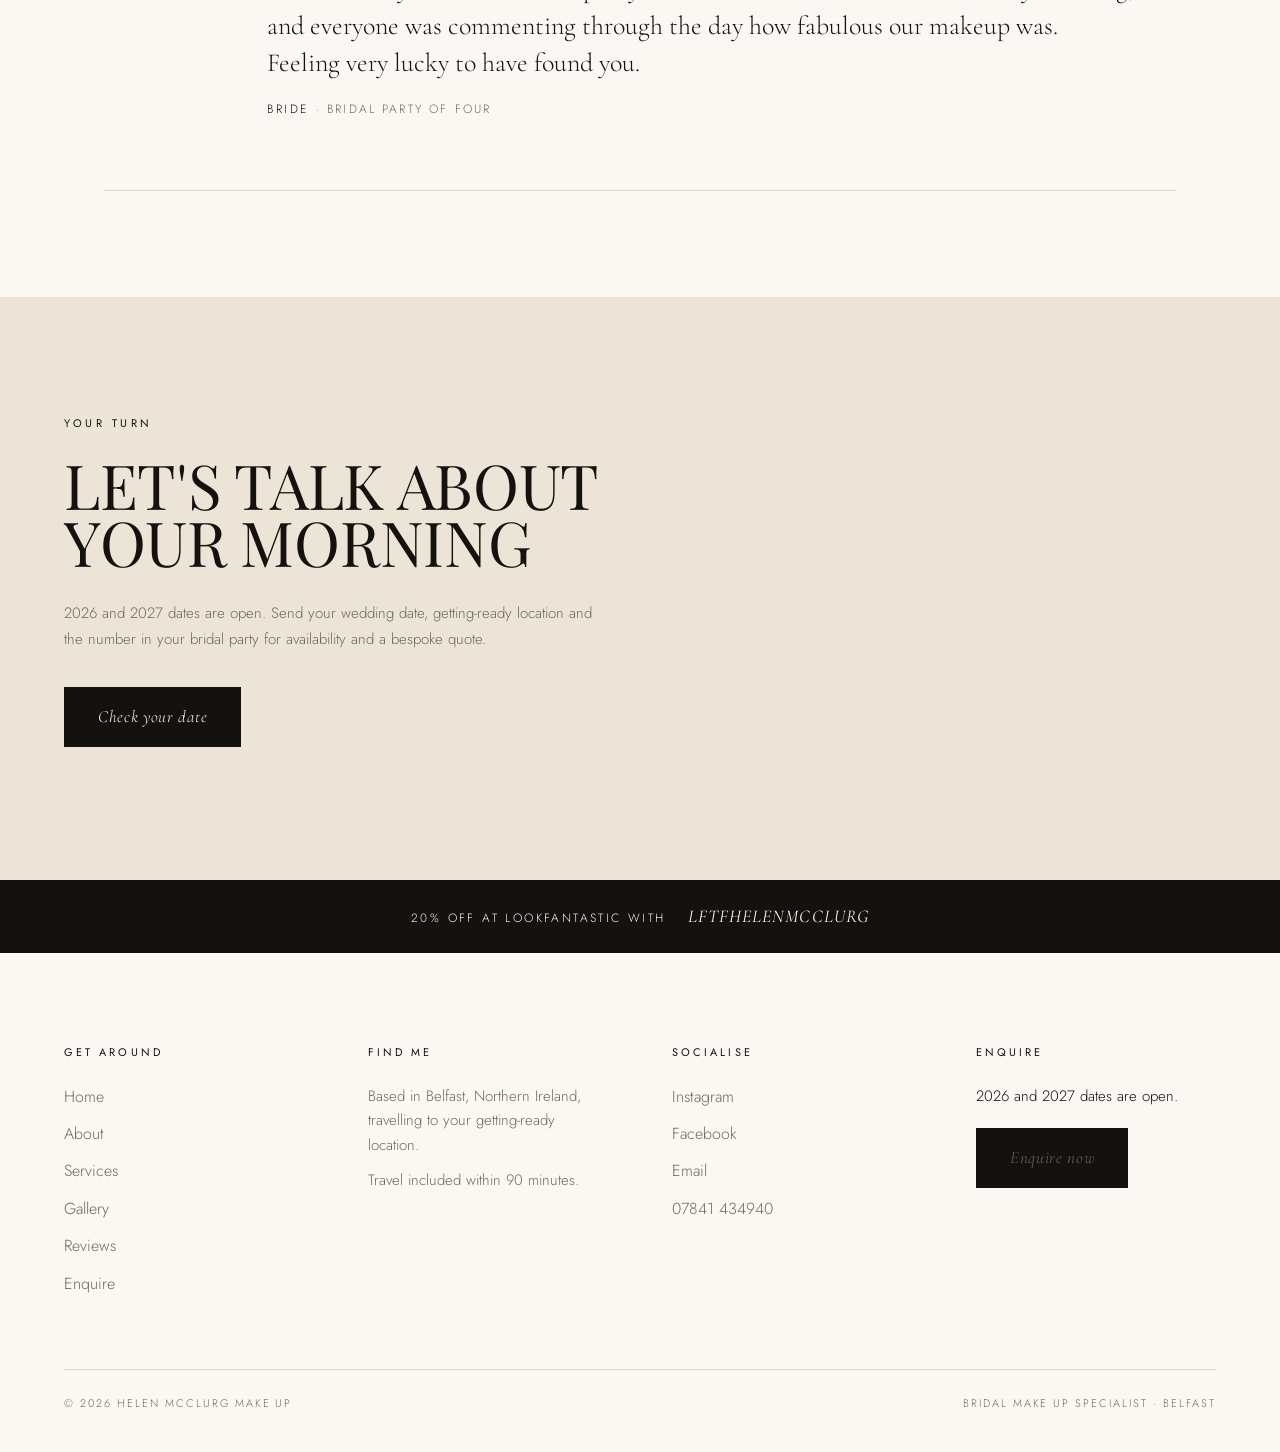
<file: HMcCtestimonials.html>
<!DOCTYPE html>
<html lang="en-GB">
<head>
<meta charset="utf-8">
<meta name="viewport" content="width=device-width, initial-scale=1">
<title>Bride Reviews | Helen McClurg Bridal Make Up, Belfast</title>
<meta name="description" content="What Helen McClurg’s brides say about their wedding morning: calm, long-lasting, photograph-ready bridal makeup across Northern Ireland.">
<link rel="preconnect" href="https://fonts.googleapis.com">
<link rel="preconnect" href="https://fonts.gstatic.com" crossorigin>
<link href="https://fonts.googleapis.com/css2?family=Cormorant+Garamond:wght@300;400;500&family=Playfair+Display:wght@400;500&family=Jost:wght@200;300;400;500&display=swap" rel="stylesheet">
<link rel="stylesheet" href="assets/styles.css">
<link rel="canonical" href="https://helenmcclurgbridal.co.uk/testimonials.html">
<meta property="og:type" content="website">
<meta property="og:site_name" content="Helen McClurg Make Up">
<meta property="og:title" content="Bride Reviews | Helen McClurg Bridal Make Up, Belfast">
<meta property="og:description" content="What Helen McClurg’s brides say about their wedding morning: calm, long-lasting, photograph-ready bridal makeup across Northern Ireland.">
<meta property="og:url" content="https://helenmcclurgbridal.co.uk/testimonials.html">
<meta property="og:image" content="https://helenmcclurgbridal.co.uk/images/helen-laughing.jpg">
<meta property="og:locale" content="en_GB">
<meta name="twitter:card" content="summary_large_image">
<meta name="theme-color" content="#FBF8F4">
<meta name="robots" content="index, follow">
<script type="application/ld+json">{"@context":"https://schema.org","@type":"HealthAndBeautyBusiness","@id":"https://helenmcclurgbridal.co.uk/#business","name":"Helen McClurg Make Up","alternateName":"Helen McClurg Professional Makeup Artist","description":"Bridal make up specialist based in Belfast, Northern Ireland, with 18 years in the beauty industry including 13 years with MAC Cosmetics. Travels to your getting-ready location for the bride and bridal party.","url":"https://helenmcclurgbridal.co.uk/","image":"https://helenmcclurgbridal.co.uk/images/bridal-hero.jpg","telephone":"+44 7841 434940","email":"helenmcclurgmakeupartist@gmail.com","priceRange":"\u00a3\u00a3","address":{"@type":"PostalAddress","addressLocality":"Belfast","addressRegion":"Northern Ireland","addressCountry":"GB"},"areaServed":[{"@type":"AdministrativeArea","name":"Northern Ireland"},{"@type":"City","name":"Belfast"},{"@type":"City","name":"Bangor"},{"@type":"City","name":"Holywood"}],"sameAs":["https://www.instagram.com/helen_mcclurg_makeup","https://www.facebook.com/helenmcclurgmakeupartist"],"knowsAbout":["Bridal makeup","Wedding makeup","Bridal trials","Bridal party makeup","Long-lasting photograph-ready makeup"],"founder":{"@type":"Person","name":"Helen McClurg","jobTitle":"Bridal Make Up Specialist","knowsAbout":["Bridal makeup"],"alumniOf":{"@type":"Organization","name":"MAC Cosmetics"}},"makesOffer":[{"@type":"Offer","itemOffered":{"@type":"Service","name":"Bridal make up","description":"Wedding day make up for the bride, including a bridal trial and travel to your getting-ready location."}},{"@type":"Offer","itemOffered":{"@type":"Service","name":"Bridal party make up","description":"Individual make up looks for bridesmaids, mothers and the wider bridal party."}},{"@type":"Offer","itemOffered":{"@type":"Service","name":"Bridal trial","description":"A pre-wedding trial, usually two to three months before the wedding, to create and refine your bridal look."}}]}</script>
<script type="application/ld+json">{"@context":"https://schema.org","@type":"HealthAndBeautyBusiness","name":"Helen McClurg Make Up","@id":"https://helenmcclurgbridal.co.uk/#business","aggregateRating":{"@type":"AggregateRating","ratingValue":"5","reviewCount":"5","bestRating":"5"}}</script>
</head>
<body>

<!-- TOP BAR -->
<header class="topbar">
  <button class="burger" id="menuOpen" aria-expanded="false" aria-controls="menu" aria-label="Open menu">
    <i></i><i></i>
  </button>
  <a class="topbar__mark is-shown" id="topMark" href="index.html">Helen McClurg</a>
</header>

<!-- MENU -->
<nav class="menu" id="menu" aria-hidden="true" aria-label="Main">
  <div class="menu__head">
    <a class="menu__logo" href="index.html">Helen<br>McClurg<small>Bridal Make Up</small></a>
    <button class="menu__close" id="menuClose" aria-label="Close menu">
      <svg viewBox="0 0 44 44" aria-hidden="true"><line x1="4" y1="4" x2="40" y2="40"/><line x1="40" y1="4" x2="4" y2="40"/></svg>
    </button>
  </div>
  <div class="menu__nav">
    <a class="menu__item" href="index.html"><span class="menu__num">01.</span><span class="menu__label">Home</span></a>
    <a class="menu__item" href="about.html"><span class="menu__num">02.</span><span class="menu__label">About</span></a>
    <a class="menu__item" href="services.html"><span class="menu__num">03.</span><span class="menu__label">Services</span></a>
    <a class="menu__item" href="gallery.html"><span class="menu__num">04.</span><span class="menu__label">Gallery</span></a>
    <a class="menu__item" href="testimonials.html"><span class="menu__num">05.</span><span class="menu__label">Reviews</span></a>
    <a class="menu__item" href="enquire.html"><span class="menu__num">06.</span><span class="menu__label">Enquire</span></a>
  </div>
  <div class="menu__foot">
    <a href="https://www.instagram.com/helen_mcclurg_makeup" target="_blank" rel="noopener">Instagram</a>
    <a href="https://www.facebook.com/helenmcclurgmakeupartist" target="_blank" rel="noopener">Facebook</a>
    <a href="mailto:helenmcclurgmakeupartist@gmail.com">Email</a>
    <a href="tel:+447841434940">07841 434940</a>
  </div>
</nav>

<main>
  <header class="page-top">
    <p class="eyebrow">In their words</p>
    <h1 class="display display--lg">Bride<br>Reviews</h1>
    <p class="page-top__lede">Every review below was written by a bride Helen worked with. Nothing here is edited beyond light tidying for punctuation.</p>
  </header>

  <section class="stagger stagger--tight">
    <div class="stagger__grid">
      <div data-slot="quotes-01" data-ratio="4/3"></div>
    </div>
  </section>

  <section class="quotes reveal" id="quotes"></section>

  <section class="textblock textblock--oat reveal">
    <p class="eyebrow">Your turn</p>
    <h2 class="display display--md" style="max-width:16ch">Let's talk about<br>your morning</h2>
    <div class="body-copy" style="margin-top:30px">
      <p>2026 and 2027 dates are open. Send your wedding date, getting-ready location and the number in your bridal party for availability and a bespoke quote.</p>
    </div>
    <p style="margin-top:34px"><a class="btn" href="enquire.html">Check your date</a></p>
  </section>
</main>

<aside class="promo">
  <span>20% off at LookFantastic with</span>
  <b>LFTFHELENMCCLURG</b>
</aside>

<footer class="footer">
  <div class="footer__grid">
    <div>
      <h5>Get around</h5>
      <ul>
        <li><a href="index.html">Home</a></li>
        <li><a href="about.html">About</a></li>
        <li><a href="services.html">Services</a></li>
        <li><a href="gallery.html">Gallery</a></li>
        <li><a href="testimonials.html">Reviews</a></li>
        <li><a href="enquire.html">Enquire</a></li>
      </ul>
    </div>
    <div>
      <h5>Find me</h5>
      <p>Based in Belfast, Northern Ireland, travelling to your getting-ready location.</p>
      <p>Travel included within 90 minutes.</p>
    </div>
    <div>
      <h5>Socialise</h5>
      <ul>
        <li><a href="https://www.instagram.com/helen_mcclurg_makeup" target="_blank" rel="noopener">Instagram</a></li>
        <li><a href="https://www.facebook.com/helenmcclurgmakeupartist" target="_blank" rel="noopener">Facebook</a></li>
        <li><a href="mailto:helenmcclurgmakeupartist@gmail.com">Email</a></li>
        <li><a href="tel:+447841434940">07841 434940</a></li>
      </ul>
    </div>
    <div class="footer__enquire">
      <h5>Enquire</h5>
      <p>2026 and 2027 dates are open.</p>
      <a class="btn" href="enquire.html">Enquire now</a>
    </div>
  </div>
  <div class="footer__base">
    <span>&copy; <span id="year"></span> Helen McClurg Make Up</span>
    <span>Bridal Make Up Specialist &middot; Belfast</span>
  </div>
</footer>

<script src="assets/content.js"></script>
<script src="assets/site.js"></script>
</body>
</html>
</file>
<file: assets/styles.css>
/* ============================================================
   HELEN McCLURG MAKE UP — shared stylesheet
   ============================================================ */

:root{
  --ink:#14110F;
  --ink-soft:#3A342E;
  --stone:#6E675F;
  --ivory:#FBF8F4;
  --oat:#EDE4D8;
  --hairline:#DED4C6;
  --white:#FFFFFF;

  --serif:'Playfair Display', Georgia, serif;
  --serif-fine:'Cormorant Garamond', Georgia, serif;
  --sans:'Jost', -apple-system, BlinkMacSystemFont, 'Segoe UI', sans-serif;

  --gutter:clamp(20px, 5vw, 76px);
  --rule:1px solid var(--hairline);
  --ease:cubic-bezier(.22,.61,.36,1);
}

*,*::before,*::after{box-sizing:border-box}
html{-webkit-text-size-adjust:100%}
body{
  margin:0;
  background:var(--ivory);
  color:var(--ink);
  font-family:var(--sans);
  font-weight:300;
  font-size:16px;
  line-height:1.65;
  overflow-x:hidden;
}
body.is-locked{overflow:hidden}
img{max-width:100%;display:block}
a{color:inherit}
button{font:inherit;color:inherit;background:none;border:0;cursor:pointer}
:focus-visible{outline:2px solid var(--ink);outline-offset:3px}

/* ---------- type primitives ---------- */
.eyebrow{
  font-size:11px;font-weight:400;letter-spacing:.32em;
  text-transform:uppercase;color:var(--ink);margin:0 0 24px;
}
.display{
  font-family:var(--serif);font-weight:400;text-transform:uppercase;
  line-height:.92;letter-spacing:-.005em;margin:0;
}
.display--lg{font-size:clamp(40px, 9vw, 92px)}
.display--md{font-size:clamp(32px, 6vw, 62px)}

.body-copy p{
  color:var(--stone);font-size:clamp(15px,1.05vw,17px);
  line-height:1.75;max-width:36em;margin:0 0 1.5em;
}
.body-copy p:last-child{margin-bottom:0}

.textlink{
  display:inline-block;margin-top:34px;font-size:13px;letter-spacing:.14em;
  text-transform:uppercase;text-decoration:none;color:var(--ink);
  padding-bottom:5px;border-bottom:1px solid var(--ink);
  transition:opacity .3s var(--ease);
}
.textlink:hover{opacity:.55}

.btn{
  display:inline-block;background:var(--ink);color:var(--ivory);
  font-family:var(--serif-fine);font-style:italic;font-size:17px;
  letter-spacing:.04em;padding:16px 34px;text-decoration:none;
  transition:background .3s var(--ease);
}
.btn:hover{background:var(--ink-soft)}

.mini-head{
  font-size:11px;font-weight:400;letter-spacing:.26em;
  text-transform:uppercase;margin:0 0 18px;
}
.plain-list{list-style:none;margin:0;padding:0;display:grid;gap:9px;color:var(--stone)}

/* ---------- image slots ---------- */
.slot{
  margin:0;position:relative;background:var(--oat);
  overflow:hidden;aspect-ratio:var(--ar, 3/4);
}
.slot img{
  width:100%;height:100%;object-fit:cover;
  opacity:0;transition:opacity .7s var(--ease);
}
.slot img.is-loaded{opacity:1}
.slot__tag{
  position:absolute;inset:0;display:flex;flex-direction:column;
  align-items:center;justify-content:center;gap:6px;text-align:center;
  padding:14px;font-size:10px;letter-spacing:.22em;text-transform:uppercase;color:#A2907A;
}
.slot__tag svg{width:22px;height:22px;opacity:.5}
.slot--dark{background:#2A2521}
.slot--dark .slot__tag{color:#7C7166}

/* ---------- preloader ---------- */
.preload{
  position:fixed;inset:0;z-index:200;background:var(--ivory);
  display:grid;place-items:center;
  transition:opacity .8s var(--ease), visibility .8s;
}
.preload.is-done{opacity:0;visibility:hidden;pointer-events:none}
.preload__mark{text-align:center;padding:0 var(--gutter)}
.preload__mark span{
  display:block;
  font-size:clamp(15px,3.2vw,26px);font-weight:200;
  letter-spacing:.34em;text-transform:uppercase;color:var(--ink);
  animation:preFade 1.6s var(--ease) both;
}
.preload__mark small{
  display:block;margin-top:16px;
  font-size:clamp(8px,1.5vw,10px);font-weight:300;
  letter-spacing:.44em;text-transform:uppercase;color:var(--stone);
  animation:preFade 1.6s .45s var(--ease) both;
}
.preload__rule{
  display:block;height:1px;width:0;margin:26px auto 0;background:var(--hairline);
  animation:preRule 2.4s .3s var(--ease) forwards;
}
@keyframes preFade{
  0%{opacity:0;letter-spacing:.6em}
  100%{opacity:1}
}
@keyframes preRule{ to { width:min(240px,46vw) } }

/* ---------- top bar ---------- */
.topbar{
  position:fixed;top:0;left:0;right:0;z-index:60;
  display:flex;flex-direction:row-reverse;align-items:center;justify-content:space-between;
  padding:26px var(--gutter);pointer-events:none;mix-blend-mode:difference;
}
.topbar a,.topbar button{pointer-events:auto}
.burger{
  width:52px;height:26px;display:grid;gap:7px;align-content:center;
  padding:0;
}
.burger i{display:block;height:2px;width:52px;background:#fff;transition:opacity .3s}
.burger:hover i{opacity:.7}
.topbar__mark{
  font-size:11px;letter-spacing:.28em;text-transform:uppercase;
  text-decoration:none;color:#fff;opacity:0;transition:opacity .5s var(--ease);
}
.topbar__mark.is-shown{opacity:1}

/* ---------- menu overlay ---------- */
.menu{
  position:fixed;inset:0;z-index:100;
  background:rgba(251,248,244,.965);
  -webkit-backdrop-filter:blur(22px);backdrop-filter:blur(22px);
  display:flex;flex-direction:column;
  opacity:0;visibility:hidden;
  transition:opacity .5s var(--ease), visibility .5s;
}
.menu.is-open{opacity:1;visibility:visible}
.menu__head{display:flex;align-items:flex-start;justify-content:space-between;padding:24px var(--gutter)}
.menu__logo{
  font-family:var(--serif);font-size:clamp(19px,2.4vw,26px);line-height:1.05;
  letter-spacing:.02em;text-transform:uppercase;text-decoration:none;color:rgba(20,17,15,.16);
}
.menu__logo small{display:block;font-family:var(--sans);font-size:9px;letter-spacing:.34em;margin-top:5px}
.menu__close{width:52px;height:52px;display:grid;place-items:center;flex:none}
.menu__close svg{width:44px;height:44px}
.menu__close line{stroke:var(--ink);stroke-width:1.4}

.menu__nav{
  flex:1;display:flex;flex-direction:column;justify-content:center;align-items:flex-end;
  gap:clamp(4px,1.2vh,14px);padding:0 var(--gutter) 4vh;text-align:right;
}
.menu__item{
  display:flex;align-items:flex-start;gap:.32em;
  font-family:var(--serif-fine);font-weight:400;
  font-size:clamp(34px,7.6vw,58px);line-height:1.18;letter-spacing:.02em;
  text-transform:uppercase;text-decoration:none;color:var(--ink);
  opacity:0;transform:translateY(14px);
  transition:opacity .55s var(--ease), transform .55s var(--ease), color .3s;
}
.menu.is-open .menu__item{opacity:1;transform:none}
.menu.is-open .menu__item:nth-child(1){transition-delay:.10s}
.menu.is-open .menu__item:nth-child(2){transition-delay:.16s}
.menu.is-open .menu__item:nth-child(3){transition-delay:.22s}
.menu.is-open .menu__item:nth-child(4){transition-delay:.28s}
.menu.is-open .menu__item:nth-child(5){transition-delay:.34s}
.menu.is-open .menu__item:nth-child(6){transition-delay:.40s}
.menu__num{font-size:.36em;line-height:1.6;letter-spacing:.04em}
.menu__item:hover{color:var(--stone)}
.menu__item[aria-current="page"] .menu__label{border-bottom:1px solid var(--ink);padding-bottom:2px}

.menu__foot{
  display:flex;flex-wrap:wrap;gap:10px 26px;justify-content:flex-end;
  padding:0 var(--gutter) 34px;font-size:11px;letter-spacing:.24em;text-transform:uppercase;
}
.menu__foot a{text-decoration:none;color:var(--stone)}
.menu__foot a:hover{color:var(--ink)}

/* ---------- hero ---------- */
.hero{
  position:relative;height:100svh;min-height:560px;
  overflow:hidden;background:var(--oat);
}
.hero__media{position:absolute;inset:0;height:100%}
/* the hero div is itself the image slot, so no descendant selector here */
.hero__media.slot{aspect-ratio:auto;height:100%}
.hero__media::after{
  content:"";position:absolute;inset:0;
  background:linear-gradient(180deg,rgba(0,0,0,.34) 0%,rgba(0,0,0,.06) 46%,rgba(0,0,0,.34) 100%);
}
.hero__inner{
  position:relative;z-index:2;height:100%;
  display:flex;flex-direction:column;align-items:center;
  padding:clamp(96px,17vh,190px) var(--gutter) 0;
  text-align:center;color:#fff;
}
.hero__name{
  font-family:var(--sans);font-weight:200;
  font-size:clamp(40px,10.5vw,116px);line-height:1;
  letter-spacing:.10em;text-transform:uppercase;
  margin:0;text-indent:.10em;
  opacity:0;transform:translateY(14px);
  transition:opacity 1.1s var(--ease), transform 1.1s var(--ease);
}
.hero__role{
  font-weight:300;font-size:clamp(10px,2.1vw,17px);
  letter-spacing:.34em;text-transform:uppercase;
  margin:clamp(12px,2.2vh,22px) 0 0;text-indent:.34em;
  opacity:0;transform:translateY(10px);
  transition:opacity 1.1s .18s var(--ease), transform 1.1s .18s var(--ease);
}
.hero.is-in .hero__name,
.hero.is-in .hero__role{opacity:1;transform:none}


/* ---------- text blocks ---------- */
.textblock{padding:clamp(72px,13vh,150px) var(--gutter)}
.textblock--oat{background:var(--oat)}
.textblock--tight{padding-top:0}
.textblock__head{max-width:15ch;margin-bottom:38px}

/* ---------- portfolio carousel ---------- */
.folio{padding:clamp(64px,11vh,130px) 0 clamp(56px,9vh,110px);overflow:hidden;text-align:center}
.folio__eyebrow{font-size:11px;letter-spacing:.42em;text-transform:uppercase;margin:0 0 4px}
.folio__stage{position:relative;margin-top:-.16em}
.folio__title{
  font-family:var(--serif);font-weight:400;
  font-size:clamp(52px,15.5vw,190px);line-height:.9;letter-spacing:-.01em;
  text-transform:uppercase;margin:0;position:relative;z-index:1;white-space:nowrap;
}
.folio__track{
  position:relative;z-index:2;
  margin-top:clamp(-52px,-6vw,-30px);
  display:flex;
  gap:clamp(12px,2vw,26px);
  overflow-x:auto;
  scroll-snap-type:x mandatory;
  scroll-behavior:smooth;
  -webkit-overflow-scrolling:touch;
  scrollbar-width:none;
  -ms-overflow-style:none;
  padding:10px calc(50% - min(36vw, 235px)) 26px;
}
.folio__track::-webkit-scrollbar{display:none}
.folio__slide{
  flex:0 0 min(72vw,470px);
  scroll-snap-align:center;
  padding:8px;background:var(--white);
  box-shadow:0 12px 40px rgba(20,17,15,.09);
  opacity:.34;
  transform:scale(.88);
  transform-origin:center center;
  transition:opacity .55s var(--ease), transform .55s var(--ease);
}
.folio__slide.is-active{opacity:1;transform:scale(1)}
.folio__slide .slot{--ar:4/5}
.folio__nav{
  display:flex;justify-content:space-between;align-items:center;gap:24px;
  margin:clamp(28px,5vh,52px) var(--gutter) 0;
}
.folio__arrow{width:64px;height:34px;display:grid;place-items:center;transition:opacity .3s var(--ease)}
.folio__arrow:hover{opacity:.5}
.folio__arrow svg{width:56px;height:14px;stroke:var(--ink);stroke-width:1;fill:none}
.folio__count{font-size:11px;letter-spacing:.28em;color:var(--stone)}

/* ---------- full-bleed chapters ---------- */
.chapter{position:relative;min-height:88svh;display:flex;align-items:flex-end;overflow:hidden}
.chapter .slot{position:absolute;inset:0;aspect-ratio:auto}
.chapter::after{
  content:"";position:absolute;inset:0;
  background:linear-gradient(180deg,rgba(0,0,0,0) 40%,rgba(0,0,0,.5) 100%);
}
.chapter__label{position:relative;z-index:2;padding:0 var(--gutter) clamp(34px,6vh,68px);color:#fff}
.chapter__label h3{
  font-family:var(--serif);font-weight:400;
  font-size:clamp(38px,9.5vw,110px);line-height:.93;text-transform:uppercase;margin:0 0 10px;
}
.chapter__label p{margin:0;font-size:12px;letter-spacing:.3em;text-transform:uppercase;color:rgba(255,255,255,.86)}

/* ---------- staggered gallery ---------- */
.stagger{padding:clamp(56px,10vh,120px) var(--gutter)}
.stagger--tight{padding-top:0}
.stagger__title{
  font-family:var(--serif);font-weight:400;
  font-size:clamp(38px,9vw,104px);line-height:.95;text-transform:uppercase;
  margin:0 0 clamp(28px,5vh,56px);
}
.stagger__grid{display:grid;grid-template-columns:repeat(12,1fr);gap:clamp(14px,2.4vw,34px);align-items:start}
.stagger__grid .slot{grid-column:span 6}
.stagger__grid .slot:nth-child(6n+1){grid-column:1 / span 5;--ar:3/4}
.stagger__grid .slot:nth-child(6n+2){grid-column:8 / span 4;--ar:4/5;margin-top:clamp(30px,7vw,110px)}
.stagger__grid .slot:nth-child(6n+3){grid-column:2 / span 4;--ar:1/1;margin-top:clamp(6px,2vw,30px)}
.stagger__grid .slot:nth-child(6n+4){grid-column:7 / span 6;--ar:4/3;margin-top:clamp(-40px,-4vw,0px)}
.stagger__grid .slot:nth-child(6n+5){grid-column:1 / span 6;--ar:4/5}
.stagger__grid .slot:nth-child(6n+6){grid-column:8 / span 5;--ar:3/4;margin-top:clamp(24px,6vw,90px)}

/* ---------- reviews ---------- */
.reviews{background:var(--oat);padding:clamp(66px,12vh,140px) var(--gutter)}
.reviews__head{
  display:flex;flex-wrap:wrap;align-items:flex-end;justify-content:space-between;gap:26px;
  padding-bottom:30px;border-bottom:1px solid rgba(20,17,15,.18);
}
.reviews__score{display:flex;align-items:center;gap:14px}
.gmark{
  width:26px;height:26px;flex:none;border-radius:50%;display:grid;place-items:center;
  background:var(--white);font-family:var(--serif);font-size:15px;line-height:1;padding-bottom:2px;
}
.stars{letter-spacing:.14em;font-size:14px}
.reviews__meta{font-size:12px;letter-spacing:.16em;text-transform:uppercase;color:var(--ink-soft);margin:4px 0 0}
.reviews__grid{
  display:grid;grid-template-columns:repeat(auto-fit,minmax(250px,1fr));
  gap:clamp(20px,3vw,42px);margin-top:clamp(30px,5vh,58px);
}
.review{border-top:1px solid rgba(20,17,15,.14);padding-top:22px}
.review blockquote{
  margin:0 0 20px;font-family:var(--serif-fine);
  font-size:clamp(19px,1.8vw,23px);line-height:1.42;color:var(--ink);
}
.review figcaption{font-size:11px;letter-spacing:.24em;text-transform:uppercase;color:var(--stone)}

/* ---------- venues ---------- */
.venues{padding:clamp(44px,7vh,80px) 0;border-top:var(--rule);border-bottom:var(--rule);overflow:hidden}
.venues__label{text-align:center;font-size:11px;letter-spacing:.34em;text-transform:uppercase;color:var(--stone);margin:0 0 26px}
.venues__row{
  display:flex;gap:clamp(28px,5vw,72px);width:max-content;
  animation:drift 34s linear infinite;
  font-family:var(--serif);font-size:clamp(22px,3.4vw,42px);
  text-transform:uppercase;white-space:nowrap;
}
@keyframes drift{from{transform:translateX(0)}to{transform:translateX(-50%)}}
.venues__row span{opacity:.72}

/* ---------- process ---------- */
.steps{counter-reset:step;margin-top:clamp(34px,6vh,60px)}
.step{display:grid;grid-template-columns:auto 1fr;gap:clamp(18px,4vw,52px);padding:clamp(24px,4vh,38px) 0;border-top:var(--rule)}
.step:last-child{border-bottom:var(--rule)}
.step__num{counter-increment:step;font-family:var(--serif-fine);font-size:15px;letter-spacing:.1em;color:var(--stone);padding-top:6px}
.step__num::before{content:"0" counter(step)}
.step h4{font-family:var(--serif);font-weight:400;font-size:clamp(22px,2.6vw,31px);line-height:1.15;margin:0 0 10px}
.step p{margin:0;color:var(--stone);max-width:44em}

/* ---------- faq ---------- */
.faq{margin-top:clamp(30px,5vh,56px);border-top:var(--rule)}
.faq__item{border-bottom:var(--rule)}
.faq__q{
  width:100%;display:flex;align-items:flex-start;justify-content:space-between;gap:24px;
  text-align:left;padding:24px 0;font-family:var(--serif);
  font-size:clamp(18px,2.1vw,25px);line-height:1.3;
}
.faq__q span:last-child{flex:none;font-family:var(--sans);font-size:20px;line-height:1;transition:transform .35s var(--ease)}
.faq__item.is-open .faq__q span:last-child{transform:rotate(45deg)}
.faq__a{max-height:0;overflow:hidden;transition:max-height .45s var(--ease)}
.faq__a > div{padding:0 0 26px;max-width:52em}
.faq__a p{margin:0 0 1.1em;color:var(--stone)}
.faq__a p:last-child{margin-bottom:0}

/* ---------- form ---------- */
.form{display:grid;grid-template-columns:repeat(2,1fr);gap:clamp(18px,2.6vw,32px);margin-top:clamp(34px,6vh,58px);max-width:820px}
.field{display:flex;flex-direction:column;gap:9px}
.field--wide{grid-column:1 / -1}
.field label{font-size:11px;letter-spacing:.22em;text-transform:uppercase;color:var(--ink-soft)}
.field input,.field select,.field textarea{
  font-family:var(--sans);font-weight:300;font-size:16px;color:var(--ink);
  background:transparent;border:0;border-bottom:1px solid var(--hairline);
  padding:11px 0;border-radius:0;transition:border-color .3s var(--ease);
}
.field textarea{resize:vertical;min-height:104px}
.field input:focus,.field select:focus,.field textarea:focus{outline:none;border-bottom-color:var(--ink)}
.form__note{grid-column:1 / -1;font-size:13px;color:var(--stone);margin:0}
.form__submit{grid-column:1 / -1;justify-self:start}
.form__status{grid-column:1 / -1;margin:0;font-size:14px}

/* ---------- promo + footer ---------- */
.promo{
  background:var(--ink);color:var(--ivory);padding:22px var(--gutter);
  display:flex;flex-wrap:wrap;gap:8px 22px;align-items:baseline;justify-content:center;
  text-align:center;font-size:12px;letter-spacing:.2em;text-transform:uppercase;
}
.promo b{font-weight:400;font-family:var(--serif-fine);font-style:italic;font-size:18px;letter-spacing:.06em;text-transform:none}

.footer{padding:clamp(60px,10vh,120px) var(--gutter) 40px}
.footer__grid{display:grid;grid-template-columns:repeat(auto-fit,minmax(210px,1fr));gap:clamp(34px,5vw,64px)}
.footer h5{font-size:11px;font-weight:400;letter-spacing:.28em;text-transform:uppercase;margin:0 0 22px}
.footer ul{list-style:none;margin:0;padding:0;display:grid;gap:11px}
.footer a{text-decoration:none;color:var(--stone);transition:color .3s}
.footer a:hover{color:var(--ink)}
.footer p{margin:0 0 10px;color:var(--stone);font-size:15px}
.footer__enquire p{margin-bottom:20px;color:var(--ink)}
.footer__base{
  margin-top:clamp(50px,8vh,90px);padding-top:24px;border-top:var(--rule);
  display:flex;flex-wrap:wrap;gap:10px 26px;justify-content:space-between;
  font-size:11px;letter-spacing:.18em;text-transform:uppercase;color:var(--stone);
}

/* ---------- page headers ---------- */
.page-top{padding:clamp(140px,20vh,220px) var(--gutter) clamp(40px,7vh,80px)}
.page-top .display{margin-top:14px}
.page-top__lede{margin-top:26px;max-width:42em;color:var(--stone);font-size:clamp(16px,1.2vw,18px)}

/* ---------- reveals ---------- */
.reveal{opacity:0;transform:translateY(22px);transition:opacity .9s var(--ease),transform .9s var(--ease)}
.reveal.is-visible{opacity:1;transform:none}

/* ---------- responsive ---------- */
@media (max-width:760px){
  .stagger__grid .slot:nth-child(6n+1){grid-column:1 / span 7}
  .stagger__grid .slot:nth-child(6n+2){grid-column:8 / span 5}
  .stagger__grid .slot:nth-child(6n+3){grid-column:1 / span 5}
  .stagger__grid .slot:nth-child(6n+4){grid-column:6 / span 7}
  .stagger__grid .slot:nth-child(6n+5){grid-column:1 / span 8}
  .stagger__grid .slot:nth-child(6n+6){grid-column:5 / span 8}
  .form{grid-template-columns:1fr}
  .burger,.burger i{width:38px}
}

@media (prefers-reduced-motion:reduce){
  *,*::before,*::after{animation-duration:.001ms !important;animation-iteration-count:1 !important;transition-duration:.001ms !important}
  .reveal{opacity:1;transform:none}
  .hero__name,.hero__role,.hero__scroll{opacity:1;transform:none}
}

/* ---------- instagram ---------- */
.insta{padding:clamp(60px,10vh,120px) 0 clamp(50px,8vh,100px);text-align:center;overflow:hidden}
.insta__title{
  font-family:var(--serif);font-weight:400;
  font-size:clamp(46px,13vw,150px);line-height:.9;
  text-transform:uppercase;margin:0 0 clamp(26px,4vh,46px);
}
.insta__row{
  display:grid;
  grid-template-columns:repeat(9,1fr);
  gap:3px;
}
.insta__row a{display:block;position:relative;overflow:hidden}
.insta__row .slot{--ar:1/1}
.insta__row a::after{
  content:"";position:absolute;inset:0;
  background:rgba(20,17,15,0);transition:background .4s var(--ease);
}
.insta__row a:hover::after{background:rgba(20,17,15,.16)}
@media (max-width:1100px){ .insta__row{grid-template-columns:repeat(5,1fr)} .insta__row a:nth-child(n+6){display:none} }
@media (max-width:760px){  .insta__row{grid-template-columns:repeat(3,1fr)} .insta__row a:nth-child(n+6){display:block} }
.insta__handle{
  display:inline-block;margin-top:clamp(26px,4vh,44px);
  font-size:clamp(12px,1.6vw,15px);letter-spacing:.28em;
  text-transform:uppercase;text-decoration:none;color:var(--ink);
}
.insta__handle:hover{opacity:.6}

/* ---------- testimonials ---------- */
.quotes{padding:0 var(--gutter) clamp(60px,10vh,120px)}
.quote{
  border-top:var(--rule);
  padding:clamp(34px,6vh,58px) 0;
  display:grid;grid-template-columns:auto 1fr;
  gap:clamp(20px,4vw,56px);align-items:start;
}
.quote:last-child{border-bottom:var(--rule)}
.quote__stars{font-size:13px;letter-spacing:.18em;color:var(--ink);padding-top:8px;white-space:nowrap}
.quote__body p{
  font-family:var(--serif-fine);
  font-size:clamp(19px,2.1vw,26px);line-height:1.45;
  color:var(--ink);margin:0 0 1em;max-width:44em;
}
.quote__body p:last-of-type{margin-bottom:18px}
.quote__who{
  font-family:var(--sans);font-size:12px;letter-spacing:.22em;
  text-transform:uppercase;color:var(--ink);margin:0;
}
.quote__who span{color:var(--stone);letter-spacing:.18em}
@media (max-width:600px){
  .quote{grid-template-columns:1fr;gap:14px}
  .quote__stars{padding-top:0}
}

/* ---------- google rating ---------- */
.rating{
  background:var(--oat);
  padding:clamp(64px,11vh,132px) var(--gutter);
  text-align:center;
}
.rating .eyebrow{margin-bottom:18px}
.rating__stars{
  font-size:clamp(15px,1.8vw,20px);
  letter-spacing:.34em;
  color:var(--ink);
  line-height:1;
}
.rating__title{margin:clamp(20px,3.5vh,34px) 0 0}
.rating__sub{
  margin:22px auto 0;max-width:38em;
  color:var(--stone);
  font-size:clamp(15px,1.05vw,17px);line-height:1.75;
}
.rating .btn{margin-top:clamp(28px,4.5vh,44px)}

/* ---------- key facts (also feeds AI answers) ---------- */
.facts{padding:clamp(50px,8vh,96px) var(--gutter);border-top:var(--rule);border-bottom:var(--rule)}
.facts__grid{
  display:grid;grid-template-columns:repeat(3,1fr);
  gap:clamp(24px,3.5vw,52px);margin:0;
}
.facts__grid dt{
  font-size:11px;letter-spacing:.28em;text-transform:uppercase;
  color:var(--stone);margin:0 0 10px;
}
.facts__grid dd{
  margin:0;font-family:var(--serif-fine);
  font-size:clamp(17px,1.5vw,21px);line-height:1.35;color:var(--ink);
}
@media (max-width:820px){ .facts__grid{grid-template-columns:repeat(2,1fr)} }
@media (max-width:520px){ .facts__grid{grid-template-columns:1fr;gap:22px} }

/* ---------- intro strip under the hero ---------- */
.intro{
  padding:clamp(54px,9vh,110px) var(--gutter);
  display:grid;grid-template-columns:1fr 1fr;
  gap:clamp(28px,5vw,80px);align-items:end;
}
.intro__lead{
  font-family:var(--serif);font-weight:400;
  font-size:clamp(26px,3.6vw,46px);line-height:1.18;margin:0;
}
.intro__side p{margin:0 0 1.3em;color:var(--stone);font-size:clamp(15px,1.05vw,17px);line-height:1.75}
.intro__side p:last-of-type{margin-bottom:0}
@media (max-width:820px){
  .intro{grid-template-columns:1fr;gap:26px;align-items:start}
}

/* ---------- mobile refinements ---------- */
@media (max-width:760px){
  .hero__inner{padding-top:clamp(88px,15vh,150px)}
  .hero__name{font-size:clamp(34px,11vw,60px);letter-spacing:.08em}
  .hero__role{font-size:clamp(9px,2.6vw,12px);letter-spacing:.3em}
  .folio__title{font-size:clamp(44px,17vw,90px)}
  .insta__title{font-size:clamp(38px,15vw,90px)}
  .chapter{min-height:74svh}
  .chapter__label h3{font-size:clamp(34px,12vw,64px)}
  /* comfortable tap targets */
  .menu__item{padding:6px 0}
  .footer ul a,.menu__foot a{display:inline-block;padding:5px 0}
  .btn,.rating .btn{padding:16px 30px}
  .folio__arrow{width:72px;height:44px}
  .faq__q{padding:20px 0}
}
@media (max-width:400px){
  .hero__name{font-size:32px}
  .display--lg{font-size:38px}
}
</file>
